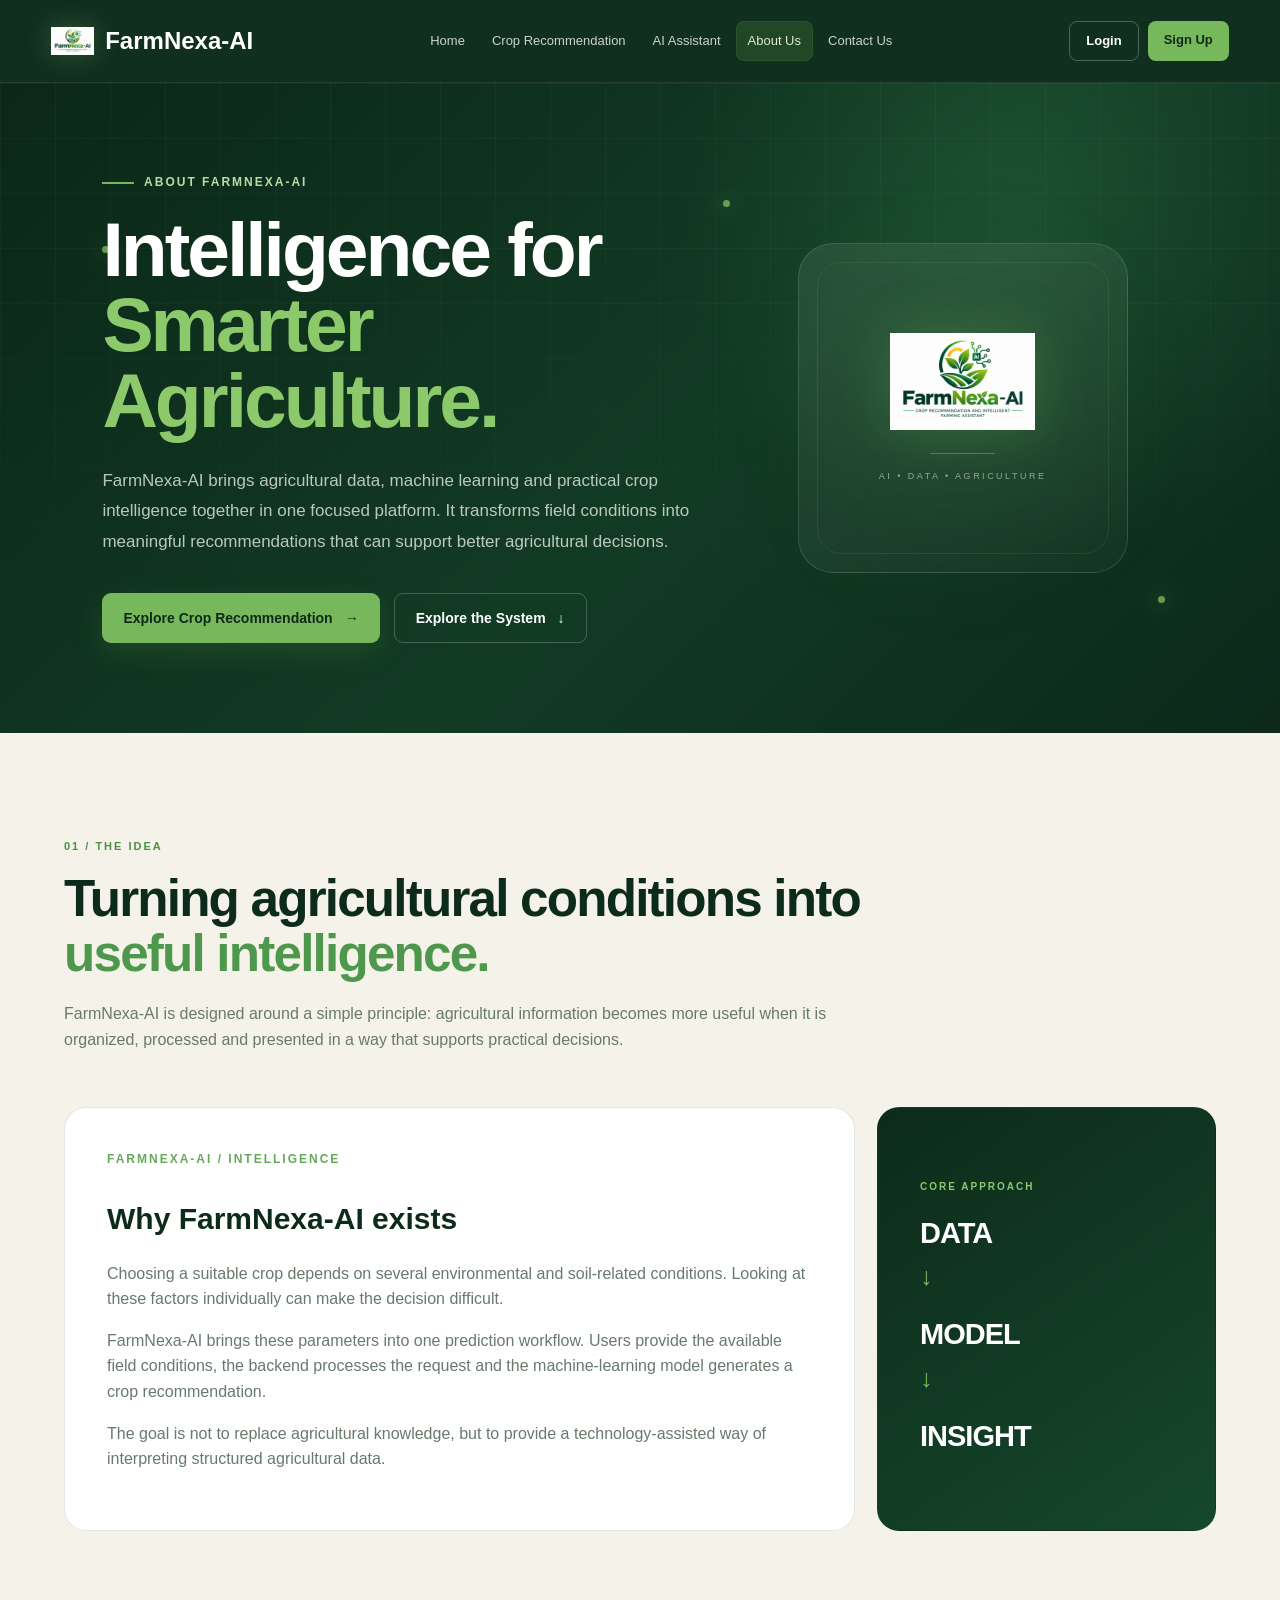
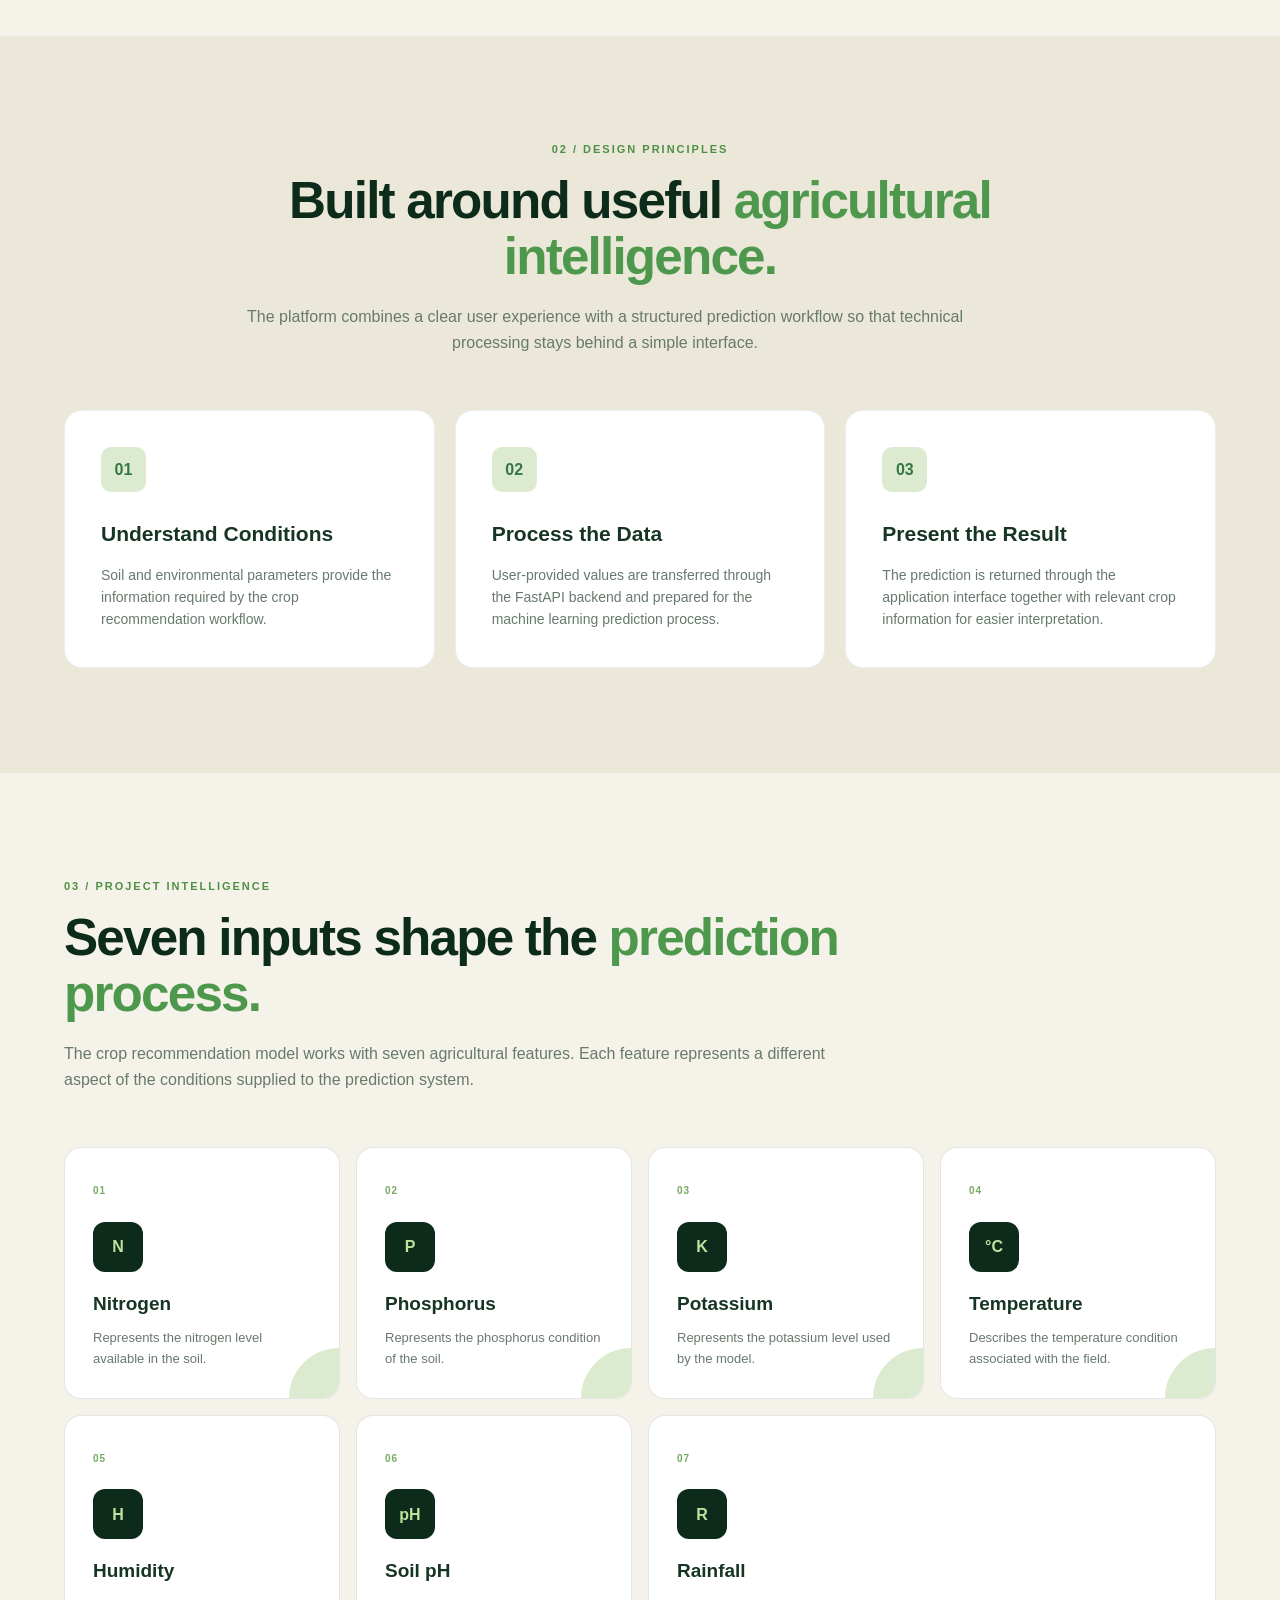
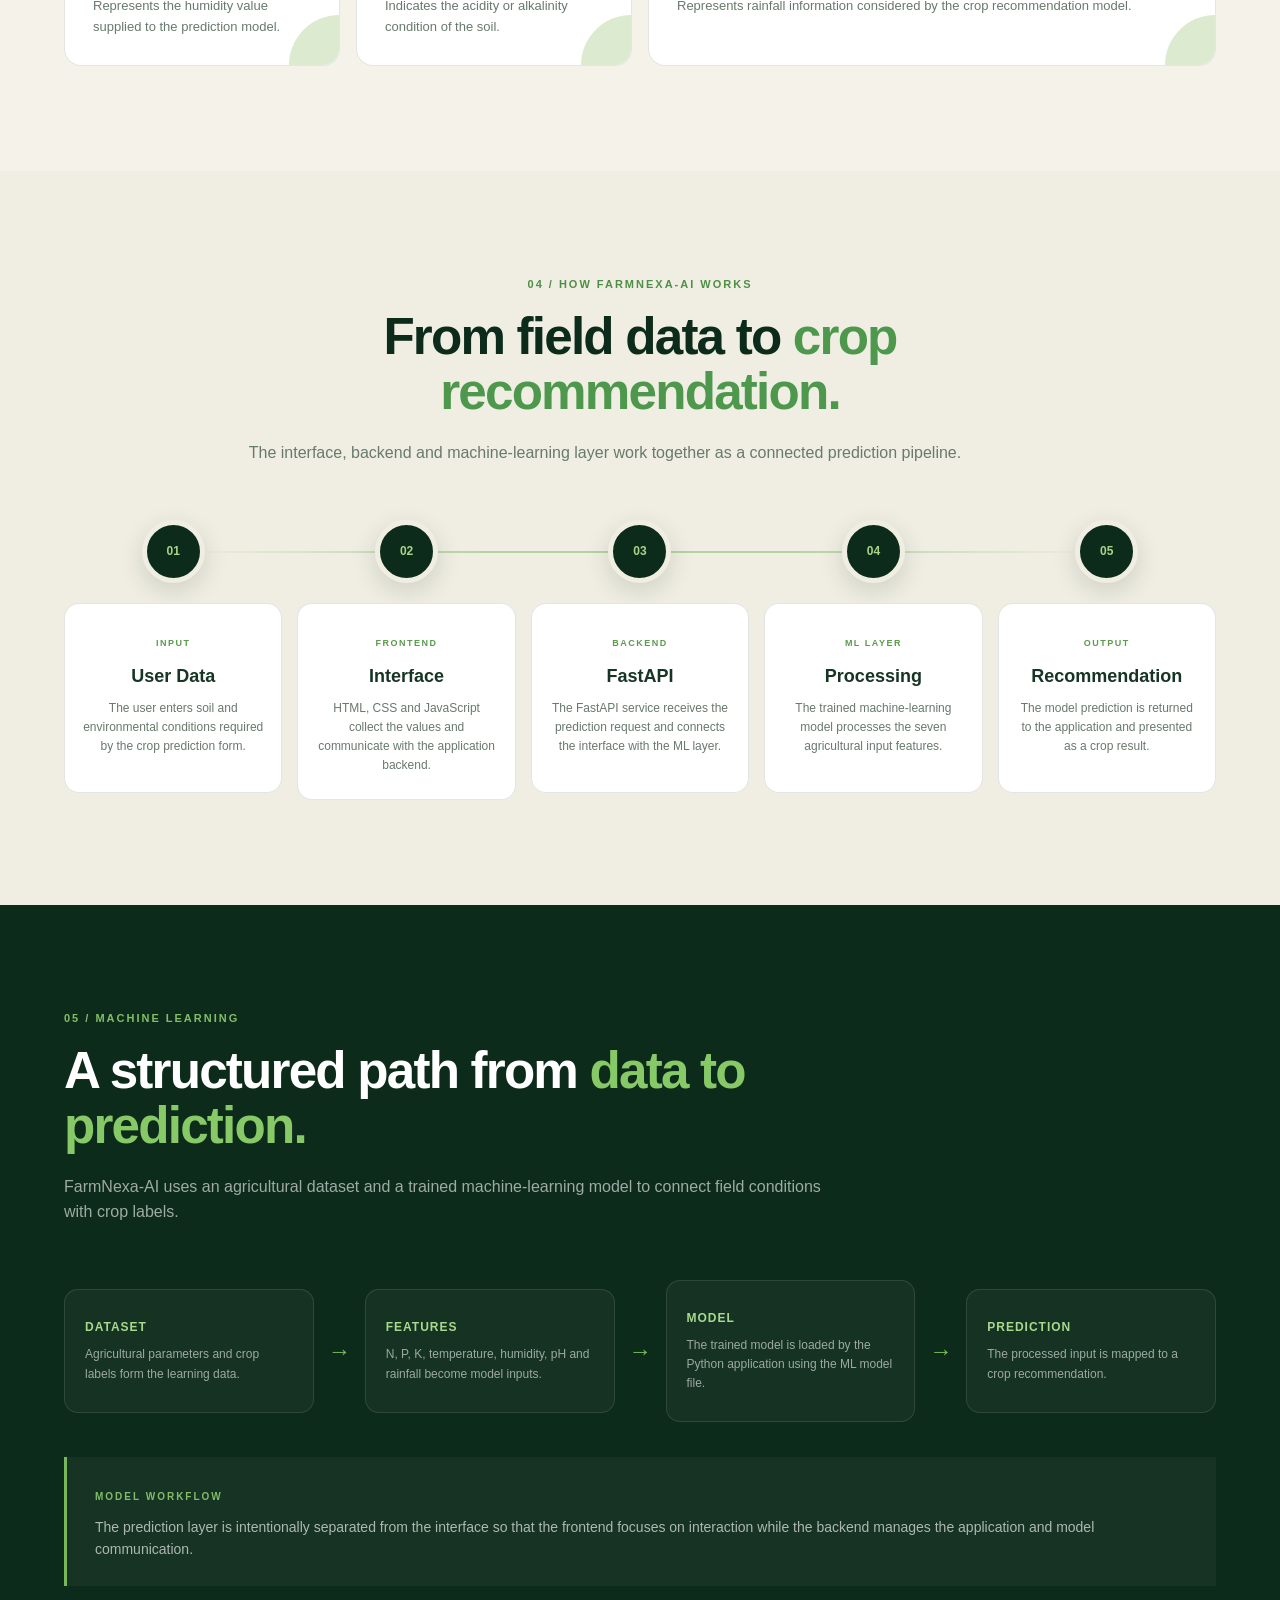
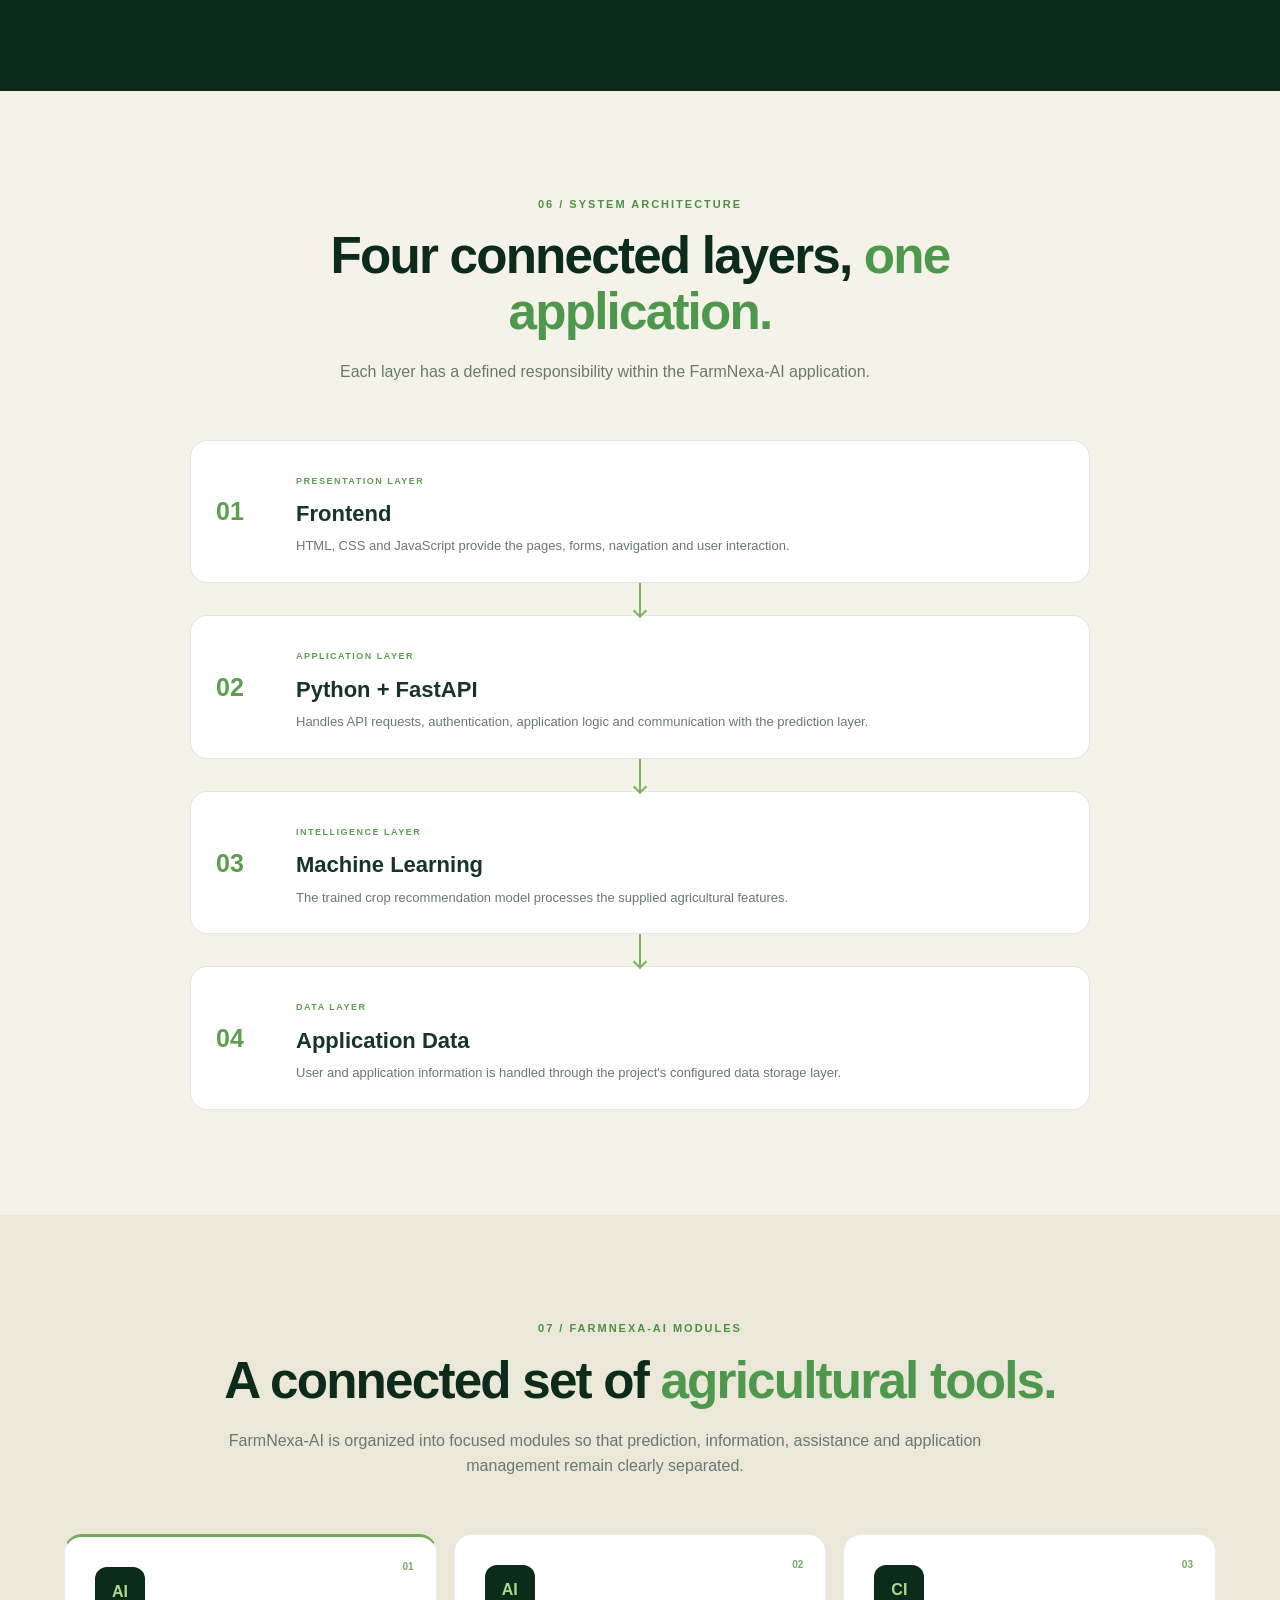
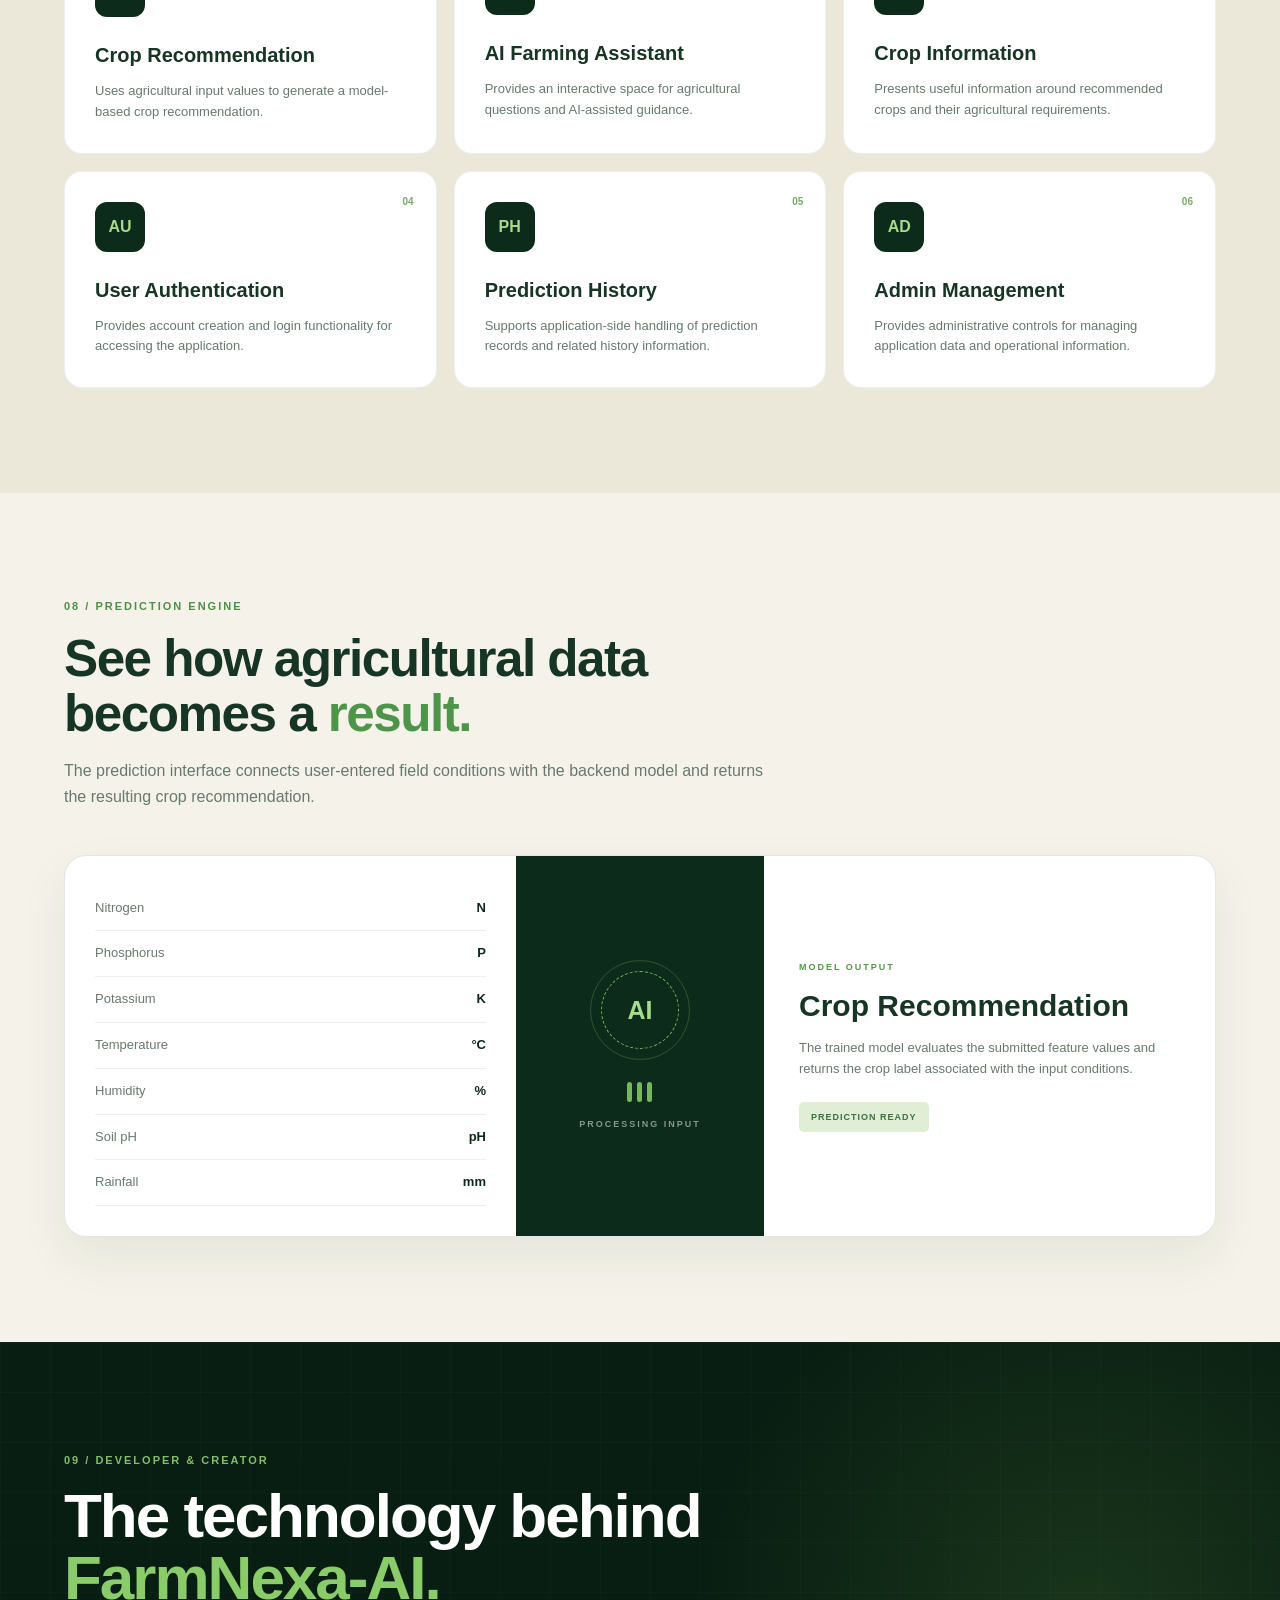
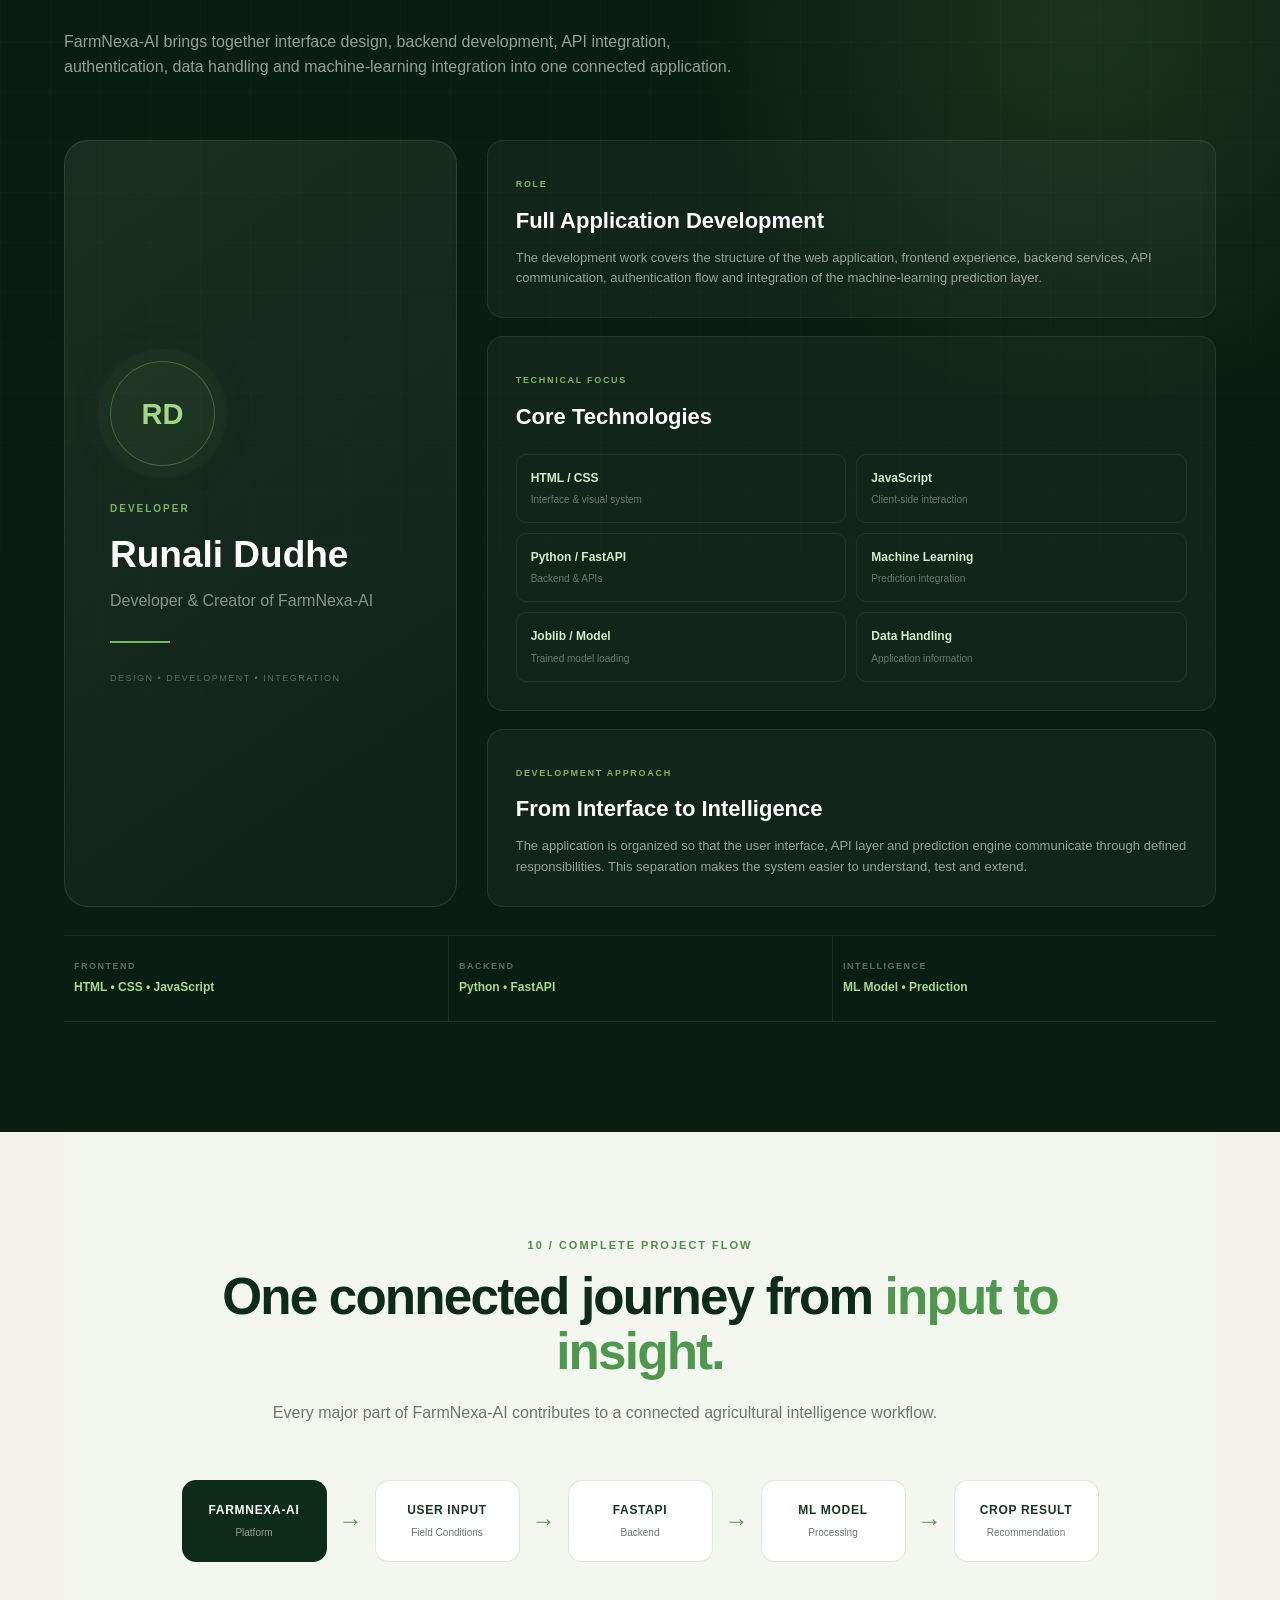
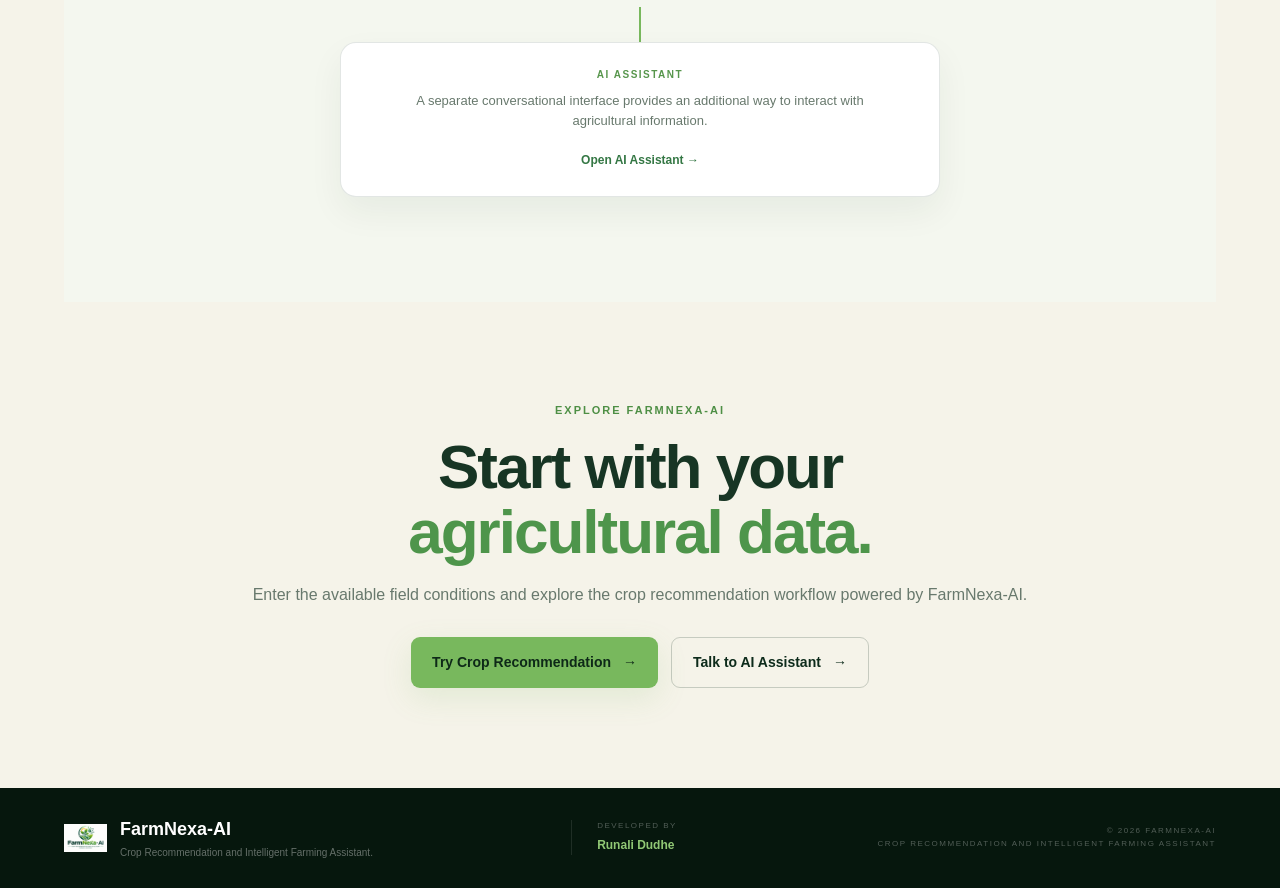
<file: frontend/about.html>
<!DOCTYPE html>
<html lang="en">
<head>
    <meta charset="UTF-8">
    <meta name="viewport" content="width=device-width, initial-scale=1.0">

    <title>About FarmNexa-AI | Crop Recommendation and Intelligent Farming Assistant</title>

    <link rel="stylesheet" href="about.css">
</head>

<body>

<!-- =========================================================
     NAVBAR
========================================================= -->

<header class="navbar">

    <div class="nav-container">

        <a href="index.html" class="brand">
            <img src="farmnexa-ai-logo.png" alt="FarmNexa-AI Logo">
            <span>FarmNexa-AI</span>
        </a>

        <nav class="nav-menu">

            <a href="index.html">Home</a>

            <a href="crop.html">
                Crop Recommendation
            </a>

            <a href="chatbot.html">
                AI Assistant
            </a>

            <a href="about.html" class="active">
                About Us
            </a>

            <a href="contact.html">
                Contact Us
            </a>

        </nav>


        <!-- AUTHENTICATION AREA -->

        <div class="auth-area" id="authArea">

            <!-- LOGGED OUT -->

            <div class="auth-logged-out" id="loggedOut">

                <a href="login.html" class="login-btn">
                    Login
                </a>

                <a href="signup.html" class="signup-btn">
                    Sign Up
                </a>

            </div>


            <!-- LOGGED IN -->

            <div class="auth-logged-in" id="loggedIn">

                <div class="user-welcome">

                    <span class="user-dot"></span>

                    <span id="welcomeText">
                        Welcome
                    </span>

                </div>

                <button
                    type="button"
                    id="logoutBtn"
                    class="logout-btn">
                    Logout
                </button>

            </div>

        </div>

    </div>

</header>


<!-- =========================================================
     HERO
========================================================= -->

<section class="about-hero">

    <div class="hero-grid"></div>

    <div class="floating-node node-one"></div>
    <div class="floating-node node-two"></div>
    <div class="floating-node node-three"></div>

    <div class="hero-content">

        <div class="hero-label">
            <span></span>
            ABOUT FARMNEXA-AI
        </div>

        <h1>
            Intelligence for
            <strong>Smarter Agriculture.</strong>
        </h1>

        <p>
            FarmNexa-AI brings agricultural data, machine learning and
            practical crop intelligence together in one focused
            platform. It transforms field conditions into meaningful
            recommendations that can support better agricultural
            decisions.
        </p>

        <div class="hero-buttons">

            <a href="crop.html" class="primary-btn">
                Explore Crop Recommendation
                <span>→</span>
            </a>

            <a href="#how-it-works" class="secondary-btn">
                Explore the System
                <span>↓</span>
            </a>

        </div>

    </div>


    <div class="hero-brand-card">

        <div class="logo-glow"></div>

        <img
            src="farmnexa-ai-logo.png"
            alt="FarmNexa-AI Logo">

        <div class="brand-card-line"></div>

        <p>
            AI • DATA • AGRICULTURE
        </p>

    </div>

</section>


<!-- =========================================================
     INTRO
========================================================= -->

<section class="section intro-section">

    <div class="section-heading">

        <span class="section-tag">
            01 / THE IDEA
        </span>

        <h2>
            Turning agricultural conditions into
            <span>useful intelligence.</span>
        </h2>

        <p>
            FarmNexa-AI is designed around a simple principle:
            agricultural information becomes more useful when it
            is organized, processed and presented in a way that
            supports practical decisions.
        </p>

    </div>


    <div class="intro-grid">

        <div class="intro-main-card">

            <div class="card-number">
                FARMNEXA-AI / INTELLIGENCE
            </div>

            <h3>
                Why FarmNexa-AI exists
            </h3>

            <p>
                Choosing a suitable crop depends on several
                environmental and soil-related conditions. Looking
                at these factors individually can make the decision
                difficult.
            </p>

            <p>
                FarmNexa-AI brings these parameters into one prediction
                workflow. Users provide the available field
                conditions, the backend processes the request and
                the machine-learning model generates a crop
                recommendation.
            </p>

            <p>
                The goal is not to replace agricultural knowledge,
                but to provide a technology-assisted way of
                interpreting structured agricultural data.
            </p>

        </div>


        <div class="intro-side-card">

            <span class="mini-label">
                CORE APPROACH
            </span>

            <div class="big-word">
                DATA
            </div>

            <div class="arrow-line">
                ↓
            </div>

            <div class="big-word">
                MODEL
            </div>

            <div class="arrow-line">
                ↓
            </div>

            <div class="big-word">
                INSIGHT
            </div>

        </div>

    </div>

</section>


<!-- =========================================================
     WHY FARMNEXA-AI
========================================================= -->

<section class="section why-section">

    <div class="section-heading centered">

        <span class="section-tag">
            02 / DESIGN PRINCIPLES
        </span>

        <h2>
            Built around useful
            <span>agricultural intelligence.</span>
        </h2>

        <p>
            The platform combines a clear user experience with
            a structured prediction workflow so that technical
            processing stays behind a simple interface.
        </p>

    </div>


    <div class="purpose-grid">

        <div class="purpose-card">

            <div class="purpose-icon">
                01
            </div>

            <h3>
                Understand Conditions
            </h3>

            <p>
                Soil and environmental parameters provide the
                information required by the crop recommendation
                workflow.
            </p>

        </div>


        <div class="purpose-card">

            <div class="purpose-icon">
                02
            </div>

            <h3>
                Process the Data
            </h3>

            <p>
                User-provided values are transferred through the
                FastAPI backend and prepared for the machine
                learning prediction process.
            </p>

        </div>


        <div class="purpose-card">

            <div class="purpose-icon">
                03
            </div>

            <h3>
                Present the Result
            </h3>

            <p>
                The prediction is returned through the application
                interface together with relevant crop information
                for easier interpretation.
            </p>

        </div>

    </div>

</section>


<!-- =========================================================
     PROJECT INTELLIGENCE
========================================================= -->

<section class="section intelligence-section">

    <div class="section-heading">

        <span class="section-tag">
            03 / PROJECT INTELLIGENCE
        </span>

        <h2>
            Seven inputs shape the
            <span>prediction process.</span>
        </h2>

        <p>
            The crop recommendation model works with seven
            agricultural features. Each feature represents a
            different aspect of the conditions supplied to the
            prediction system.
        </p>

    </div>


    <div class="parameter-grid">

        <div class="parameter-card">

            <span class="parameter-number">
                01
            </span>

            <div class="parameter-symbol">
                N
            </div>

            <h3>
                Nitrogen
            </h3>

            <p>
                Represents the nitrogen level available in the
                soil.
            </p>

        </div>


        <div class="parameter-card">

            <span class="parameter-number">
                02
            </span>

            <div class="parameter-symbol">
                P
            </div>

            <h3>
                Phosphorus
            </h3>

            <p>
                Represents the phosphorus condition of the soil.
            </p>

        </div>


        <div class="parameter-card">

            <span class="parameter-number">
                03
            </span>

            <div class="parameter-symbol">
                K
            </div>

            <h3>
                Potassium
            </h3>

            <p>
                Represents the potassium level used by the model.
            </p>

        </div>


        <div class="parameter-card">

            <span class="parameter-number">
                04
            </span>

            <div class="parameter-symbol">
                °C
            </div>

            <h3>
                Temperature
            </h3>

            <p>
                Describes the temperature condition associated
                with the field.
            </p>

        </div>


        <div class="parameter-card">

            <span class="parameter-number">
                05
            </span>

            <div class="parameter-symbol">
                H
            </div>

            <h3>
                Humidity
            </h3>

            <p>
                Represents the humidity value supplied to the
                prediction model.
            </p>

        </div>


        <div class="parameter-card">

            <span class="parameter-number">
                06
            </span>

            <div class="parameter-symbol">
                pH
            </div>

            <h3>
                Soil pH
            </h3>

            <p>
                Indicates the acidity or alkalinity condition
                of the soil.
            </p>

        </div>


        <div class="parameter-card wide-card">

            <span class="parameter-number">
                07
            </span>

            <div class="parameter-symbol">
                R
            </div>

            <h3>
                Rainfall
            </h3>

            <p>
                Represents rainfall information considered by
                the crop recommendation model.
            </p>

        </div>

    </div>

</section>


<!-- =========================================================
     HOW FARMNEXA-AI WORKS
========================================================= -->

<section
    class="section workflow-section"
    id="how-it-works">

    <div class="section-heading centered">

        <span class="section-tag">
            04 / HOW FARMNEXA-AI WORKS
        </span>

        <h2>
            From field data to
            <span>crop recommendation.</span>
        </h2>

        <p>
            The interface, backend and machine-learning layer work
            together as a connected prediction pipeline.
        </p>

    </div>


    <div class="workflow">

        <div class="workflow-line"></div>


        <div class="workflow-step">

            <div class="workflow-circle">
                01
            </div>

            <div class="workflow-box">

                <span>INPUT</span>

                <h3>
                    User Data
                </h3>

                <p>
                    The user enters soil and environmental
                    conditions required by the crop prediction
                    form.
                </p>

            </div>

        </div>


        <div class="workflow-step">

            <div class="workflow-circle">
                02
            </div>

            <div class="workflow-box">

                <span>FRONTEND</span>

                <h3>
                    Interface
                </h3>

                <p>
                    HTML, CSS and JavaScript collect the values
                    and communicate with the application backend.
                </p>

            </div>

        </div>


        <div class="workflow-step">

            <div class="workflow-circle">
                03
            </div>

            <div class="workflow-box">

                <span>BACKEND</span>

                <h3>
                    FastAPI
                </h3>

                <p>
                    The FastAPI service receives the prediction
                    request and connects the interface with the
                    ML layer.
                </p>

            </div>

        </div>


        <div class="workflow-step">

            <div class="workflow-circle">
                04
            </div>

            <div class="workflow-box">

                <span>ML LAYER</span>

                <h3>
                    Processing
                </h3>

                <p>
                    The trained machine-learning model processes
                    the seven agricultural input features.
                </p>

            </div>

        </div>


        <div class="workflow-step">

            <div class="workflow-circle">
                05
            </div>

            <div class="workflow-box">

                <span>OUTPUT</span>

                <h3>
                    Recommendation
                </h3>

                <p>
                    The model prediction is returned to the
                    application and presented as a crop result.
                </p>

            </div>

        </div>

    </div>

</section>


<!-- =========================================================
     MACHINE LEARNING
========================================================= -->

<section class="section ml-section">

    <div class="ml-content">

        <div class="section-heading">

            <span class="section-tag">
                05 / MACHINE LEARNING
            </span>

            <h2>
                A structured path from
                <span>data to prediction.</span>
            </h2>

            <p>
                FarmNexa-AI uses an agricultural dataset and a trained
                machine-learning model to connect field conditions
                with crop labels.
            </p>

        </div>


        <div class="ml-flow">

            <div class="ml-item">

                <strong>
                    DATASET
                </strong>

                <span>
                    Agricultural parameters and crop labels form
                    the learning data.
                </span>

            </div>


            <div class="ml-arrow">
                →
            </div>


            <div class="ml-item">

                <strong>
                    FEATURES
                </strong>

                <span>
                    N, P, K, temperature, humidity, pH and
                    rainfall become model inputs.
                </span>

            </div>


            <div class="ml-arrow">
                →
            </div>


            <div class="ml-item">

                <strong>
                    MODEL
                </strong>

                <span>
                    The trained model is loaded by the Python
                    application using the ML model file.
                </span>

            </div>


            <div class="ml-arrow">
                →
            </div>


            <div class="ml-item">

                <strong>
                    PREDICTION
                </strong>

                <span>
                    The processed input is mapped to a crop
                    recommendation.
                </span>

            </div>

        </div>


        <div class="ml-note">

            <span>
                MODEL WORKFLOW
            </span>

            <p>
                The prediction layer is intentionally separated
                from the interface so that the frontend focuses
                on interaction while the backend manages the
                application and model communication.
            </p>

        </div>

    </div>

</section>


<!-- =========================================================
     SYSTEM ARCHITECTURE
========================================================= -->

<section class="section architecture-section">

    <div class="section-heading centered">

        <span class="section-tag">
            06 / SYSTEM ARCHITECTURE
        </span>

        <h2>
            Four connected layers,
            <span>one application.</span>
        </h2>

        <p>
            Each layer has a defined responsibility within the
            FarmNexa-AI application.
        </p>

    </div>


    <div class="architecture">

        <div class="architecture-layer">

            <div class="layer-number">
                01
            </div>

            <div class="layer-content">

                <span>PRESENTATION LAYER</span>

                <h3>
                    Frontend
                </h3>

                <p>
                    HTML, CSS and JavaScript provide the pages,
                    forms, navigation and user interaction.
                </p>

            </div>

        </div>


        <div class="architecture-connector"></div>


        <div class="architecture-layer">

            <div class="layer-number">
                02
            </div>

            <div class="layer-content">

                <span>APPLICATION LAYER</span>

                <h3>
                    Python + FastAPI
                </h3>

                <p>
                    Handles API requests, authentication,
                    application logic and communication with
                    the prediction layer.
                </p>

            </div>

        </div>


        <div class="architecture-connector"></div>


        <div class="architecture-layer">

            <div class="layer-number">
                03
            </div>

            <div class="layer-content">

                <span>INTELLIGENCE LAYER</span>

                <h3>
                    Machine Learning
                </h3>

                <p>
                    The trained crop recommendation model
                    processes the supplied agricultural features.
                </p>

            </div>

        </div>


        <div class="architecture-connector"></div>


        <div class="architecture-layer">

            <div class="layer-number">
                04
            </div>

            <div class="layer-content">

                <span>DATA LAYER</span>

                <h3>
                    Application Data
                </h3>

                <p>
                    User and application information is handled
                    through the project's configured data storage
                    layer.
                </p>

            </div>

        </div>

    </div>

</section>


<!-- =========================================================
     MODULES
========================================================= -->

<section class="section modules-section">

    <div class="section-heading centered">

        <span class="section-tag">
            07 / FARMNEXA-AI MODULES
        </span>

        <h2>
            A connected set of
            <span>agricultural tools.</span>
        </h2>

        <p>
            FarmNexa-AI is organized into focused modules so that
            prediction, information, assistance and application
            management remain clearly separated.
        </p>

    </div>


    <div class="modules-grid">

        <div class="module-card featured-module">

            <span class="module-index">
                01
            </span>

            <div class="module-icon">
                AI
            </div>

            <h3>
                Crop Recommendation
            </h3>

            <p>
                Uses agricultural input values to generate a
                model-based crop recommendation.
            </p>

        </div>


        <div class="module-card">

            <span class="module-index">
                02
            </span>

            <div class="module-icon">
                AI
            </div>

            <h3>
                AI Farming Assistant
            </h3>

            <p>
                Provides an interactive space for agricultural
                questions and AI-assisted guidance.
            </p>

        </div>


        <div class="module-card">

            <span class="module-index">
                03
            </span>

            <div class="module-icon">
                CI
            </div>

            <h3>
                Crop Information
            </h3>

            <p>
                Presents useful information around recommended
                crops and their agricultural requirements.
            </p>

        </div>


        <div class="module-card">

            <span class="module-index">
                04
            </span>

            <div class="module-icon">
                AU
            </div>

            <h3>
                User Authentication
            </h3>

            <p>
                Provides account creation and login functionality
                for accessing the application.
            </p>

        </div>


        <div class="module-card">

            <span class="module-index">
                05
            </span>

            <div class="module-icon">
                PH
            </div>

            <h3>
                Prediction History
            </h3>

            <p>
                Supports application-side handling of prediction
                records and related history information.
            </p>

        </div>


        <div class="module-card">

            <span class="module-index">
                06
            </span>

            <div class="module-icon">
                AD
            </div>

            <h3>
                Admin Management
            </h3>

            <p>
                Provides administrative controls for managing
                application data and operational information.
            </p>

        </div>

    </div>

</section>


<!-- =========================================================
     PREDICTION VISUAL
========================================================= -->

<section class="section prediction-section">

    <div class="prediction-wrapper">

        <div class="prediction-intro">

            <span class="section-tag">
                08 / PREDICTION ENGINE
            </span>

            <h2>
                See how agricultural data
                becomes a <span>result.</span>
            </h2>

            <p>
                The prediction interface connects user-entered
                field conditions with the backend model and
                returns the resulting crop recommendation.
            </p>

        </div>


        <div class="prediction-panel">

            <div class="input-column">

                <div class="data-row">
                    <span>Nitrogen</span>
                    <strong>N</strong>
                </div>

                <div class="data-row">
                    <span>Phosphorus</span>
                    <strong>P</strong>
                </div>

                <div class="data-row">
                    <span>Potassium</span>
                    <strong>K</strong>
                </div>

                <div class="data-row">
                    <span>Temperature</span>
                    <strong>°C</strong>
                </div>

                <div class="data-row">
                    <span>Humidity</span>
                    <strong>%</strong>
                </div>

                <div class="data-row">
                    <span>Soil pH</span>
                    <strong>pH</strong>
                </div>

                <div class="data-row">
                    <span>Rainfall</span>
                    <strong>mm</strong>
                </div>

            </div>


            <div class="processing-column">

                <div class="processing-ring">
                    <span>AI</span>
                </div>

                <div class="processing-lines">
                    <span></span>
                    <span></span>
                    <span></span>
                </div>

                <p>
                    PROCESSING INPUT
                </p>

            </div>


            <div class="result-column">

                <span>
                    MODEL OUTPUT
                </span>

                <h3>
                    Crop Recommendation
                </h3>

                <p>
                    The trained model evaluates the submitted
                    feature values and returns the crop label
                    associated with the input conditions.
                </p>

                <div class="result-status">
                    PREDICTION READY
                </div>

            </div>

        </div>

    </div>

</section>


<!-- =========================================================
     DEVELOPER
========================================================= -->

<section class="developer-section">

    <div class="developer-bg-grid"></div>

    <div class="developer-container">

        <div class="developer-heading">

            <span class="section-tag light-tag">
                09 / DEVELOPER & CREATOR
            </span>

            <h2>
                The technology behind
                <span>FarmNexa-AI.</span>
            </h2>

            <p>
                FarmNexa-AI brings together interface design, backend
                development, API integration, authentication,
                data handling and machine-learning integration
                into one connected application.
            </p>

        </div>


        <div class="developer-grid">

            <div class="developer-identity">

                <div class="developer-mark">
                    RD
                </div>

                <span class="developer-label">
                    DEVELOPER
                </span>

                <h3>
                    Runali Dudhe
                </h3>

                <p>
                    Developer & Creator of FarmNexa-AI
                </p>

                <div class="identity-line"></div>

                <span class="identity-caption">
                    DESIGN • DEVELOPMENT • INTEGRATION
                </span>

            </div>


            <div class="developer-information">

                <div class="developer-block">

                    <span>
                        ROLE
                    </span>

                    <h3>
                        Full Application Development
                    </h3>

                    <p>
                        The development work covers the structure
                        of the web application, frontend experience,
                        backend services, API communication,
                        authentication flow and integration of
                        the machine-learning prediction layer.
                    </p>

                </div>


                <div class="developer-block">

                    <span>
                        TECHNICAL FOCUS
                    </span>

                    <h3>
                        Core Technologies
                    </h3>

                    <div class="developer-skills">

                        <div class="skill-item">
                            <strong>
                                HTML / CSS
                            </strong>
                            <small>
                                Interface & visual system
                            </small>
                        </div>

                        <div class="skill-item">
                            <strong>
                                JavaScript
                            </strong>
                            <small>
                                Client-side interaction
                            </small>
                        </div>

                        <div class="skill-item">
                            <strong>
                                Python / FastAPI
                            </strong>
                            <small>
                                Backend & APIs
                            </small>
                        </div>

                        <div class="skill-item">
                            <strong>
                                Machine Learning
                            </strong>
                            <small>
                                Prediction integration
                            </small>
                        </div>

                        <div class="skill-item">
                            <strong>
                                Joblib / Model
                            </strong>
                            <small>
                                Trained model loading
                            </small>
                        </div>

                        <div class="skill-item">
                            <strong>
                                Data Handling
                            </strong>
                            <small>
                                Application information
                            </small>
                        </div>

                    </div>

                </div>


                <div class="developer-block">

                    <span>
                        DEVELOPMENT APPROACH
                    </span>

                    <h3>
                        From Interface to Intelligence
                    </h3>

                    <p>
                        The application is organized so that the
                        user interface, API layer and prediction
                        engine communicate through defined
                        responsibilities. This separation makes
                        the system easier to understand, test and
                        extend.
                    </p>

                </div>

            </div>

        </div>


        <div class="developer-bottom">

            <div>
                <span>
                    FRONTEND
                </span>

                <strong>
                    HTML • CSS • JavaScript
                </strong>
            </div>

            <div>
                <span>
                    BACKEND
                </span>

                <strong>
                    Python • FastAPI
                </strong>
            </div>

            <div>
                <span>
                    INTELLIGENCE
                </span>

                <strong>
                    ML Model • Prediction
                </strong>
            </div>

        </div>

    </div>

</section>


<!-- =========================================================
     FINAL PROJECT FLOW
========================================================= -->

<section class="section final-flow-section">

    <div class="section-heading centered">

        <span class="section-tag">
            10 / COMPLETE PROJECT FLOW
        </span>

        <h2>
            One connected journey from
            <span>input to insight.</span>
        </h2>

        <p>
            Every major part of FarmNexa-AI contributes to a connected
            agricultural intelligence workflow.
        </p>

    </div>


    <div class="final-flow">

        <div class="final-flow-item main-flow-item">
            <strong>FARMNEXA-AI</strong>
            <span>Platform</span>
        </div>

        <div class="final-flow-arrow">→</div>

        <div class="final-flow-item">
            <strong>USER INPUT</strong>
            <span>Field Conditions</span>
        </div>

        <div class="final-flow-arrow">→</div>

        <div class="final-flow-item">
            <strong>FASTAPI</strong>
            <span>Backend</span>
        </div>

        <div class="final-flow-arrow">→</div>

        <div class="final-flow-item">
            <strong>ML MODEL</strong>
            <span>Processing</span>
        </div>

        <div class="final-flow-arrow">→</div>

        <div class="final-flow-item">
            <strong>CROP RESULT</strong>
            <span>Recommendation</span>
        </div>

    </div>


    <div class="assistant-branch">

        <div class="branch-line"></div>

        <div class="branch-box">

            <span>AI ASSISTANT</span>

            <p>
                A separate conversational interface provides an
                additional way to interact with agricultural
                information.
            </p>

            <a href="chatbot.html">
                Open AI Assistant →
            </a>

        </div>

    </div>

</section>


<!-- =========================================================
     FINAL CTA
========================================================= -->

<section class="final-cta">

    <div class="cta-content">

        <span class="section-tag">
            EXPLORE FARMNEXA-AI
        </span>

        <h2>
            Start with your
            <span>agricultural data.</span>
        </h2>

        <p>
            Enter the available field conditions and explore the
            crop recommendation workflow powered by FarmNexa-AI.
        </p>

        <div class="cta-buttons">

            <a href="crop.html" class="primary-btn">
                Try Crop Recommendation
                <span>→</span>
            </a>

            <a href="chatbot.html"
               class="secondary-btn dark-secondary">
                Talk to AI Assistant
                <span>→</span>
            </a>

        </div>

    </div>

</section>


<!-- =========================================================
     FOOTER
========================================================= -->

<footer class="footer">

    <div class="footer-container">

        <div class="footer-brand">

            <img
                src="farmnexa-ai-logo.png"
                alt="FarmNexa-AI Logo">

            <div>

                <h3>
                    FarmNexa-AI
                </h3>

                <p>
                    Crop Recommendation and Intelligent
                    Farming Assistant.
                </p>

            </div>

        </div>


        <div class="footer-developer">

            <span>
                DEVELOPED BY
            </span>

            <strong>
                Runali Dudhe
            </strong>

        </div>


        <div class="footer-copy">

            <span>
                © 2026 FARMNEXA-AI
            </span>

            <span>
                CROP RECOMMENDATION AND INTELLIGENT FARMING ASSISTANT
            </span>

        </div>

    </div>

</footer>


<!-- =========================================================
     AUTHENTICATION
========================================================= -->

<script>

document.addEventListener("DOMContentLoaded", function () {

    const authArea = document.getElementById("authArea");
    const loggedOut = document.getElementById("loggedOut");
    const loggedIn = document.getElementById("loggedIn");
    const welcomeText = document.getElementById("welcomeText");
    const logoutBtn = document.getElementById("logoutBtn");


    const isLoggedIn =
        localStorage.getItem("agroai_logged_in") === "true";

    const role =
        localStorage.getItem("agroai_role");

    const userName =
        localStorage.getItem("agroai_user_name");


    if (isLoggedIn) {

        if (loggedOut) {
            loggedOut.style.display = "none";
        }

        if (loggedIn) {
            loggedIn.style.display = "flex";
        }


        if (welcomeText) {

            if (role === "admin") {

                welcomeText.textContent =
                    "Welcome, Admin";

            } else {

                welcomeText.textContent =
                    "Welcome, " + (userName || "User");

            }

        }

    } else {

        if (loggedOut) {
            loggedOut.style.display = "flex";
        }

        if (loggedIn) {
            loggedIn.style.display = "none";
        }

    }


    if (authArea) {
        authArea.classList.add("auth-ready");
    }


    if (logoutBtn) {

        logoutBtn.addEventListener("click", function () {

            localStorage.removeItem("agroai_logged_in");
            localStorage.removeItem("agroai_role");
            localStorage.removeItem("agroai_user_name");
            localStorage.removeItem("agroai_user_email");

            window.location.href = "index.html";

        });

    }

});

</script>


</body>
</html>
</file>
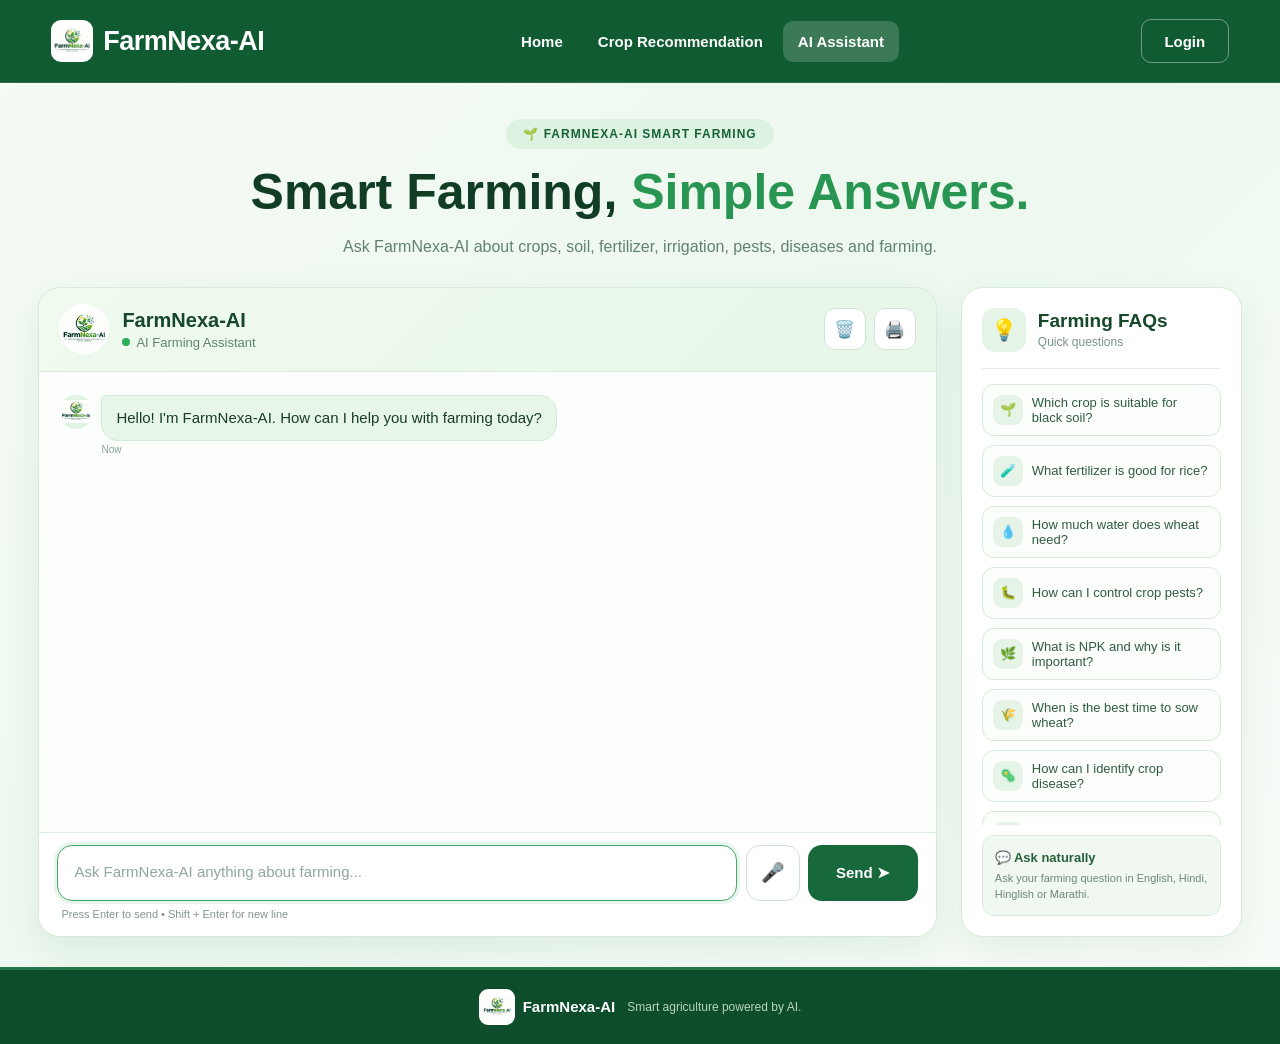
<file: frontend/chatbot.html>
<!DOCTYPE html>
<html lang="en">
<head>
    <meta charset="UTF-8">
    <meta name="viewport" content="width=device-width, initial-scale=1.0">

    <title>FarmNexa-AI - AI Farming Assistant</title>

    <link rel="stylesheet" href="chatbot.css">
</head>

<body>

<!-- =====================================================
     NAVBAR
===================================================== -->

<nav class="navbar">

    <div class="nav-container">

        <a href="index.html" class="brand">

            <span class="brand-icon">
                <img
                    src="farmnexa-ai-logo.png"
                    alt="FarmNexa-AI Logo"
                >
            </span>

            <span class="brand-text">
                FarmNexa-AI
            </span>

        </a>


        <div class="nav-links">

            <a href="index.html">
                Home
            </a>

            <a href="crop.html">
                Crop Recommendation
            </a>

            <a href="chatbot.html" class="active">
                AI Assistant
            </a>

        </div>


        <div class="nav-auth">

            <a
                href="login.html"
                id="loginNav"
                class="login-nav-btn"
            >
                Login
            </a>

            <button
                type="button"
                id="logoutNav"
                class="logout-nav-btn hidden"
            >
                Logout
            </button>

        </div>

    </div>

</nav>


<!-- =====================================================
     MAIN
===================================================== -->

<main class="page">


    <!-- PAGE HEADING -->

    <section class="page-heading">

        <div class="heading-content">

            <div class="heading-badge">
                🌱 FARMNEXA-AI SMART FARMING
            </div>

            <h1>
                Smart Farming,
                <span>Simple Answers.</span>
            </h1>

            <p>
                Ask FarmNexa-AI about crops, soil, fertilizer,
                irrigation, pests, diseases and farming.
            </p>

        </div>

    </section>


    <!-- =================================================
         CHAT + FAQ
    ================================================= -->

    <section class="chat-layout">


        <!-- =================================================
             CHAT CARD
        ================================================= -->

        <div class="chat-card">


            <!-- CHAT HEADER -->

            <div class="chat-header">

                <div class="chat-header-left">

                    <div class="bot-avatar">
                        <img
                            src="farmnexa-ai-logo.png"
                            alt="FarmNexa-AI"
                        >
                    </div>

                    <div class="bot-title">

                        <h2>
                            FarmNexa-AI
                        </h2>

                        <p>
                            <span class="online-dot"></span>
                            AI Farming Assistant
                        </p>

                    </div>

                </div>


                <div class="chat-header-actions">

                    <button
                        type="button"
                        id="clearChatButton"
                        class="header-action"
                        title="Clear Chat"
                    >
                        🗑️
                    </button>

                    <button
                        type="button"
                        id="screenshotChatButton"
                        class="header-action"
                        title="Print Chat"
                    >
                        🖨️
                    </button>

                </div>

            </div>


            <!-- =================================================
                 CHAT MESSAGES
            ================================================= -->

            <div
                id="chatMessages"
                class="chat-messages"
            >

                <!-- INITIAL AI MESSAGE -->

                <div class="message-row bot-row">

                    <div class="small-avatar">

                        <img
                            src="farmnexa-ai-logo.png"
                            alt="FarmNexa-AI"
                        >

                    </div>


                    <div class="message-content">

                        <div class="message-bubble">

                            <div class="message-text">
                                Hello! I'm FarmNexa-AI. How can I help you with farming today?
                            </div>

                        </div>

                        <div class="message-time">
                            Now
                        </div>

                    </div>

                </div>

            </div>


            <!-- TYPING -->

            <div
                id="typingIndicator"
                class="typing-indicator hidden"
            >

                <div class="small-avatar">

                    <img
                        src="farmnexa-ai-logo.png"
                        alt="FarmNexa-AI"
                    >

                </div>

                <div class="typing-bubble">

                    <span></span>
                    <span></span>
                    <span></span>

                </div>

            </div>


            <!-- =================================================
                 INPUT
            ================================================= -->

            <div class="chat-input-area">

                <form
                    id="chatForm"
                    class="chat-form"
                >

                    <textarea
                        id="chatInput"
                        class="chat-input"
                        placeholder="Ask FarmNexa-AI anything about farming..."
                        rows="1"
                        autocomplete="off"
                    ></textarea>


                    <div class="input-actions">

                        <button
                            type="button"
                            id="micButton"
                            class="input-button mic-button"
                            title="Voice Input"
                        >
                            🎤
                        </button>


                        <button
                            type="submit"
                            id="sendButton"
                            class="send-button"
                        >
                            Send ➤
                        </button>

                    </div>

                </form>


                <div class="input-hint">
                    Press Enter to send • Shift + Enter for new line
                </div>

            </div>

        </div>


        <!-- =================================================
             FAQ
        ================================================= -->

        <aside class="faq-card">

            <div class="faq-header">

                <div class="faq-icon">
                    💡
                </div>

                <div>

                    <h2>
                        Farming FAQs
                    </h2>

                    <p>
                        Quick questions
                    </p>

                </div>

            </div>


            <div class="faq-list">


                <button
                    type="button"
                    class="faq-question"
                    data-question="Which crop is suitable for black soil?"
                >

                    <span>🌱</span>

                    <span>
                        Which crop is suitable for black soil?
                    </span>

                </button>


                <button
                    type="button"
                    class="faq-question"
                    data-question="What fertilizer is good for rice?"
                >

                    <span>🧪</span>

                    <span>
                        What fertilizer is good for rice?
                    </span>

                </button>


                <button
                    type="button"
                    class="faq-question"
                    data-question="How much water does wheat need?"
                >

                    <span>💧</span>

                    <span>
                        How much water does wheat need?
                    </span>

                </button>


                <button
                    type="button"
                    class="faq-question"
                    data-question="How can I control crop pests?"
                >

                    <span>🐛</span>

                    <span>
                        How can I control crop pests?
                    </span>

                </button>


                <button
                    type="button"
                    class="faq-question"
                    data-question="What is NPK and why is it important?"
                >

                    <span>🌿</span>

                    <span>
                        What is NPK and why is it important?
                    </span>

                </button>


                <button
                    type="button"
                    class="faq-question"
                    data-question="When is the best time to sow wheat?"
                >

                    <span>🌾</span>

                    <span>
                        When is the best time to sow wheat?
                    </span>

                </button>


                <button
                    type="button"
                    class="faq-question"
                    data-question="How can I identify crop disease?"
                >

                    <span>🦠</span>

                    <span>
                        How can I identify crop disease?
                    </span>

                </button>


                <button
                    type="button"
                    class="faq-question"
                    data-question="Which crop is suitable for my soil?"
                >

                    <span>🌱</span>

                    <span>
                        Which crop is suitable for my soil?
                    </span>

                </button>


            </div>


            <div class="faq-note">

                <strong>
                    💬 Ask naturally
                </strong>

                <p>
                    Ask your farming question in English,
                    Hindi, Hinglish or Marathi.
                </p>

            </div>

        </aside>

    </section>

</main>


<!-- =====================================================
     FOOTER
===================================================== -->

<footer class="footer">

    <div class="footer-content">

        <div class="footer-brand">

            <img
                src="farmnexa-ai-logo.png"
                alt="FarmNexa-AI Logo"
            >

            <span>
                FarmNexa-AI
            </span>

        </div>

        <div class="footer-text">
            Smart agriculture powered by AI.
        </div>

    </div>

</footer>


<script src="chatbot.js"></script>

</body>
</html>
</file>
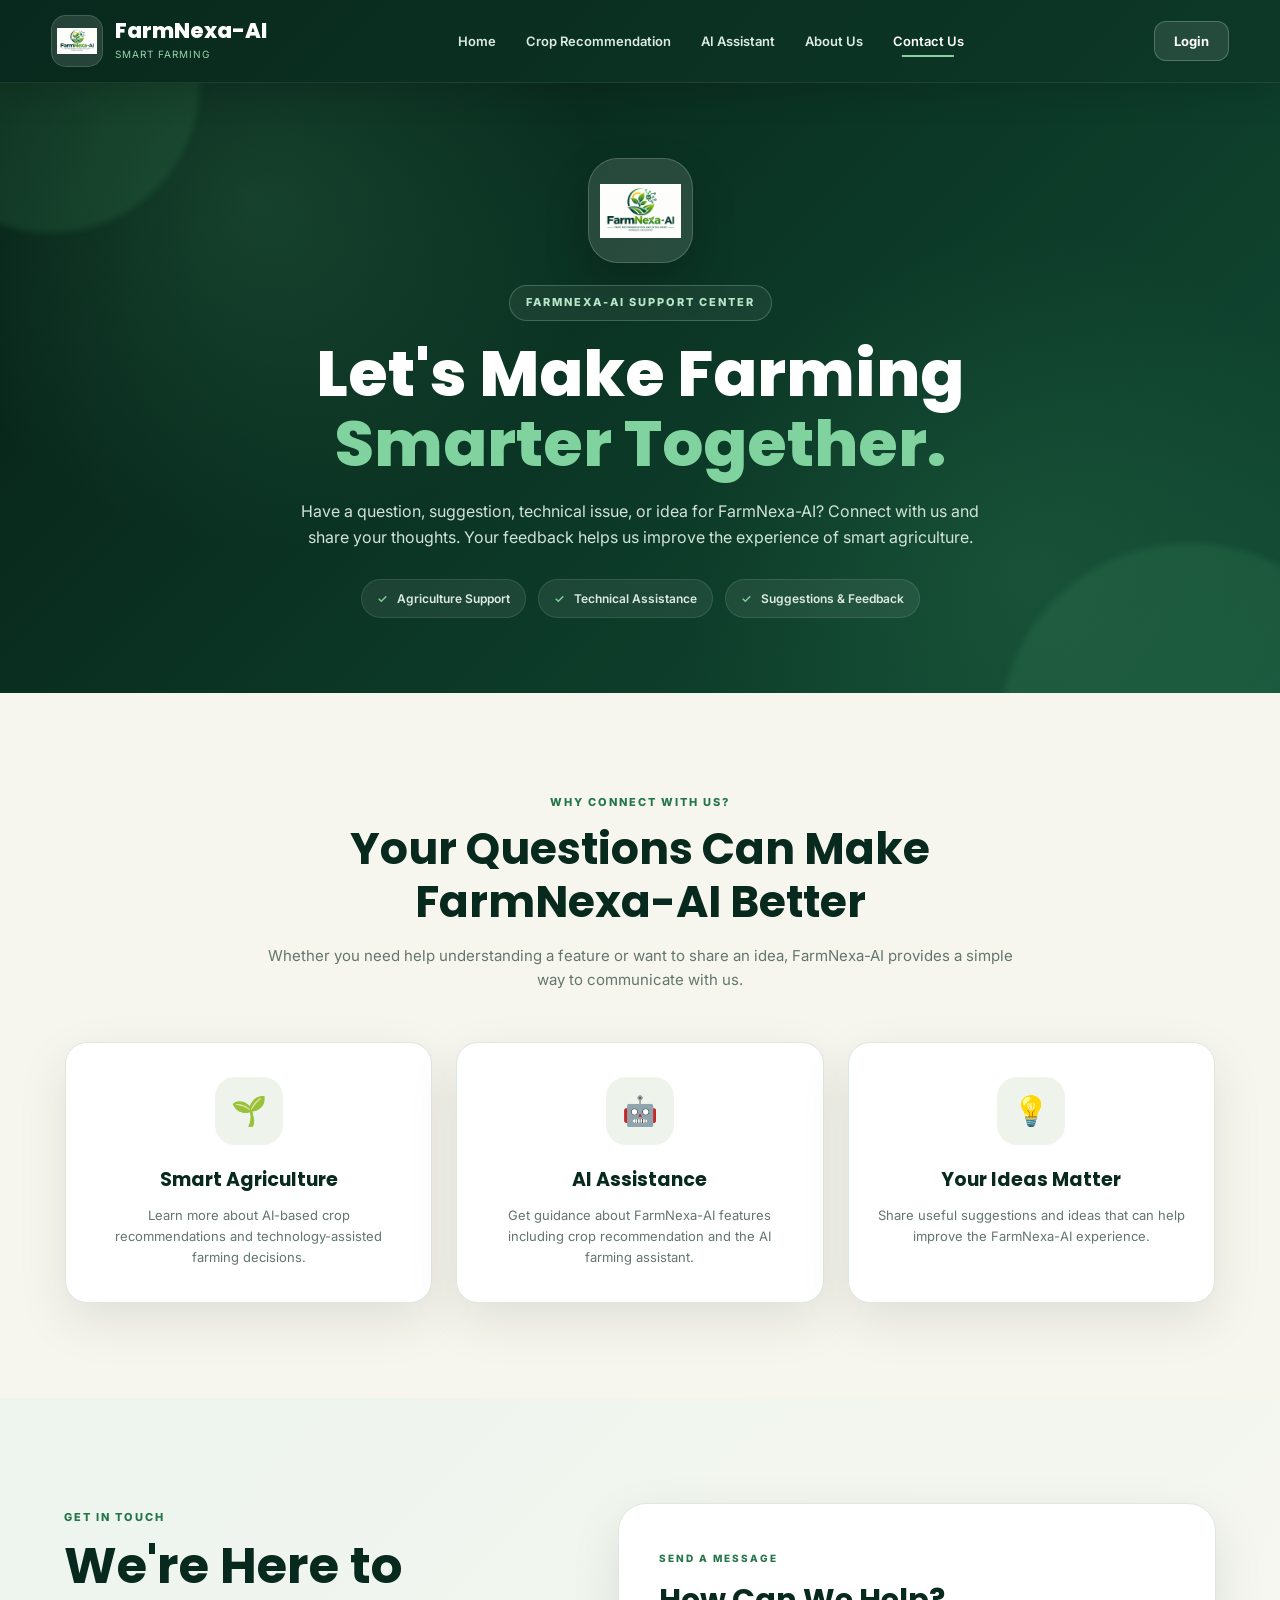
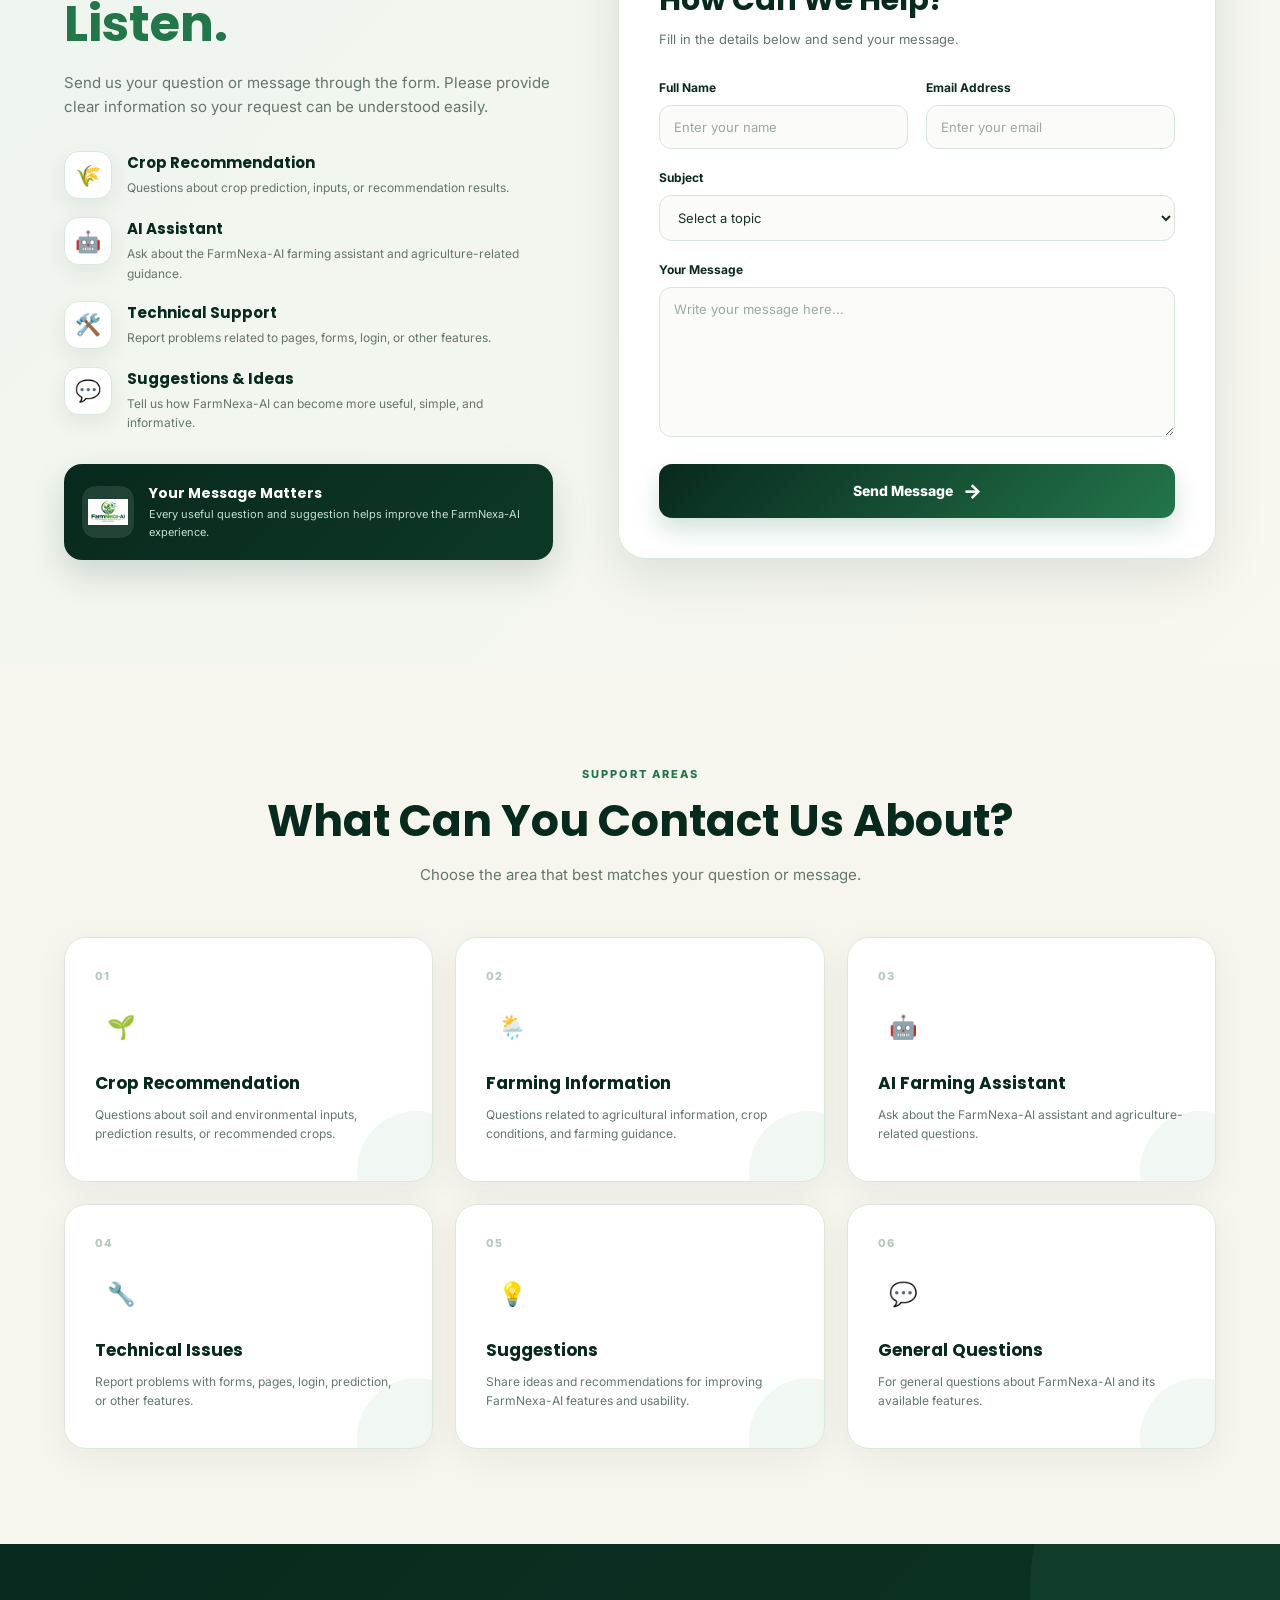
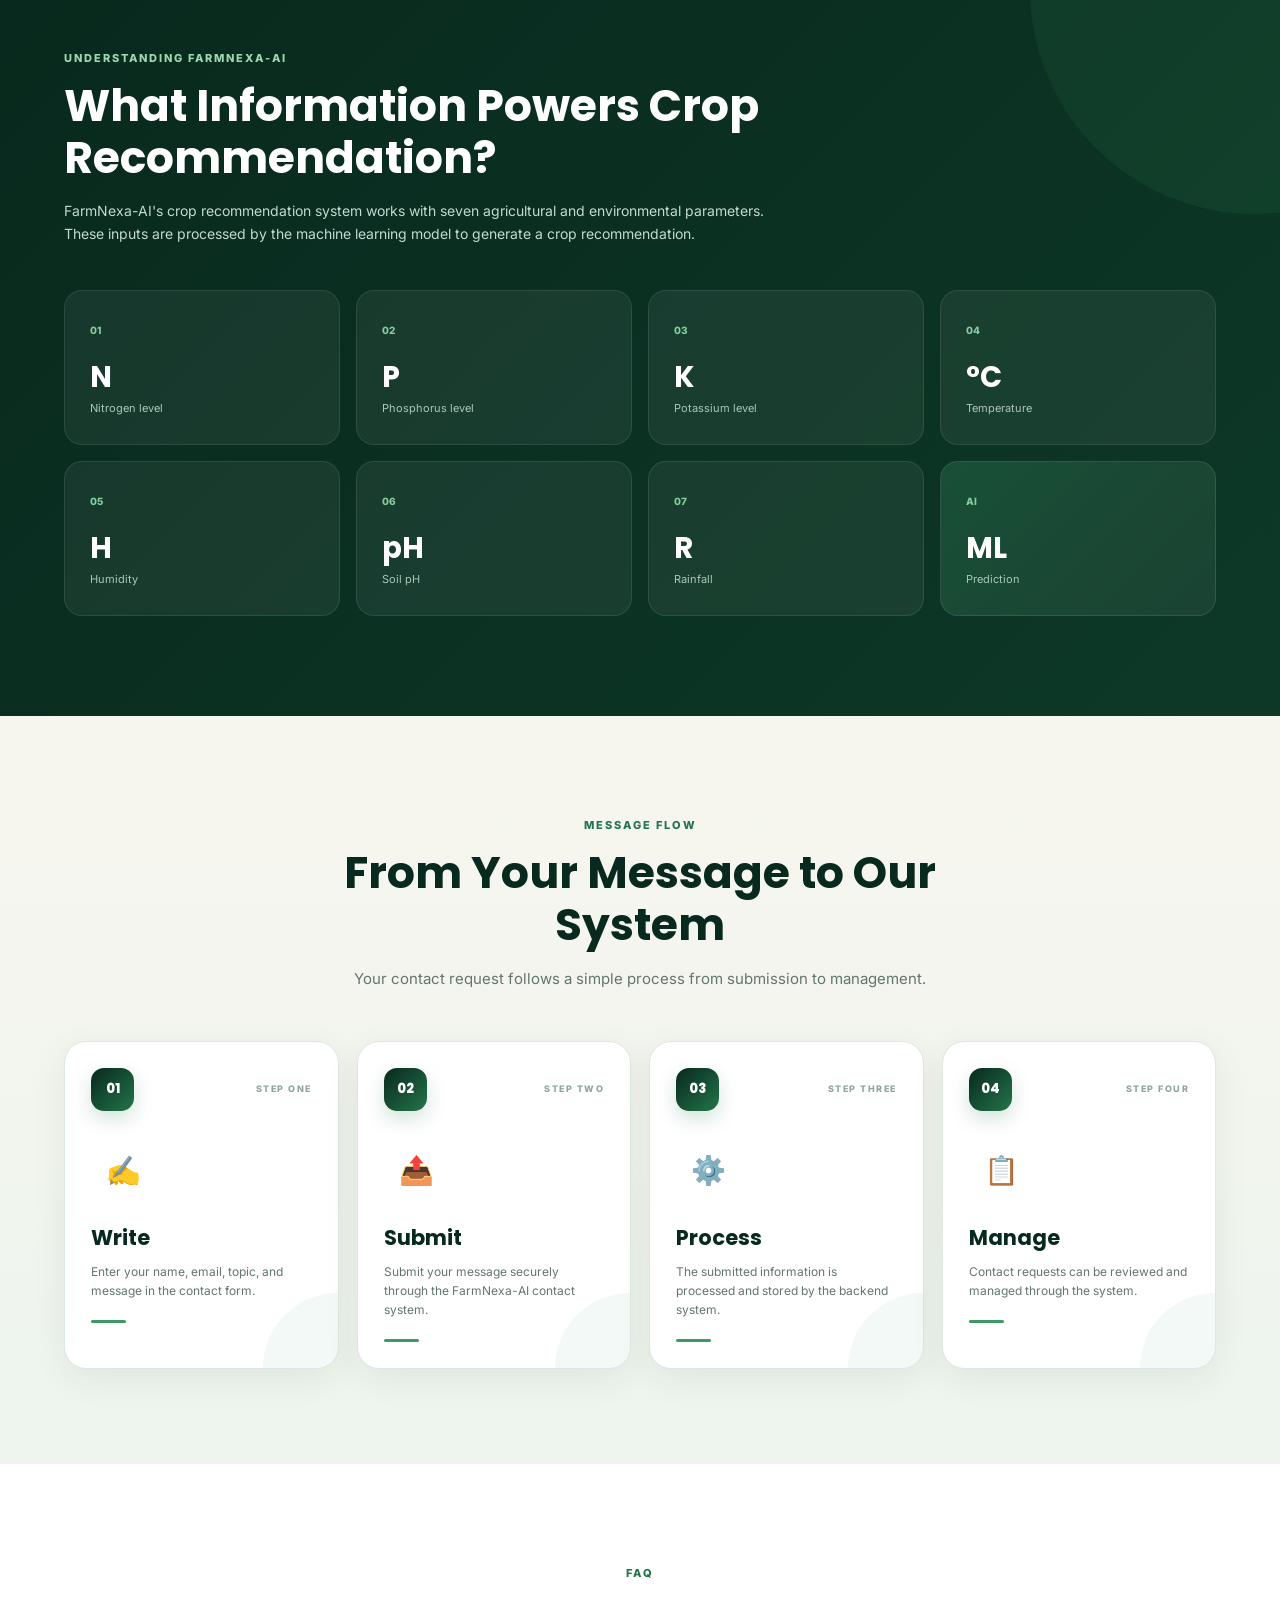
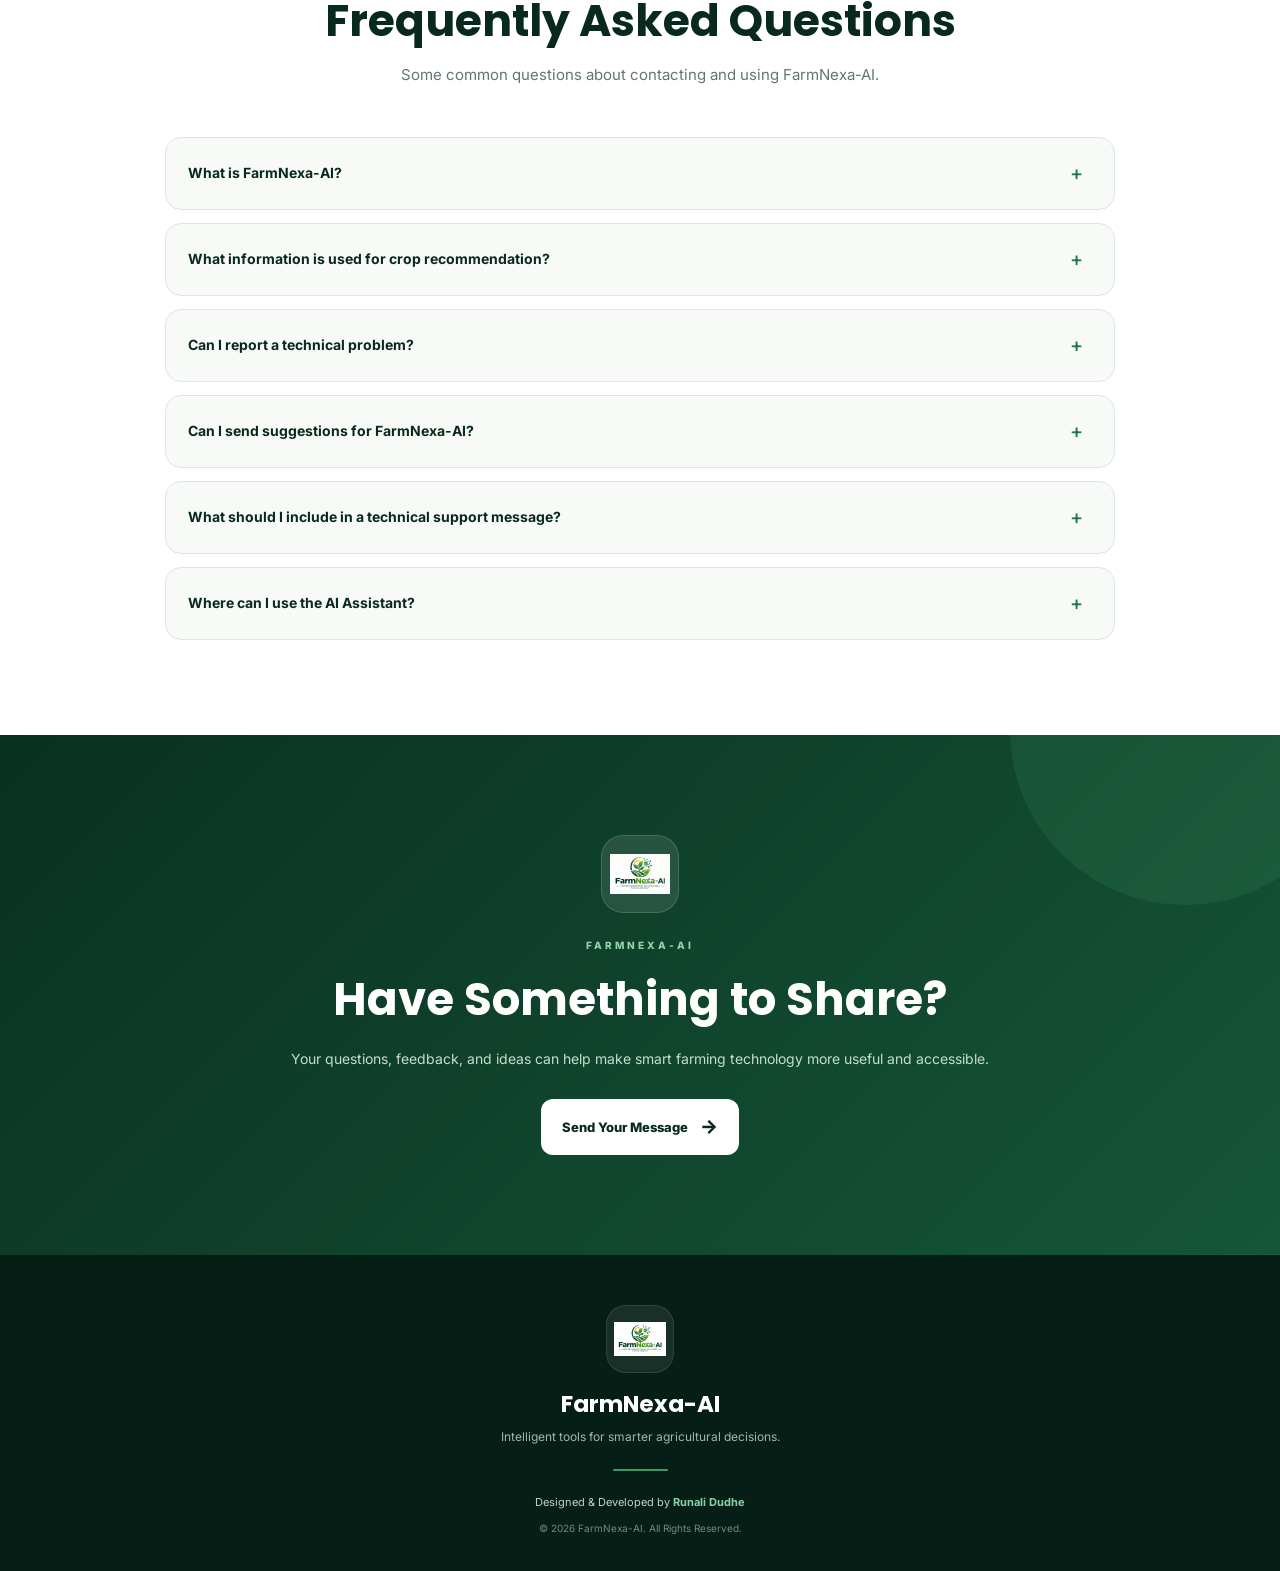
<file: frontend/contact.html>
<!DOCTYPE html>
<html lang="en">
<head>
    <meta charset="UTF-8">
    <meta name="viewport" content="width=device-width, initial-scale=1.0">

    <title>Contact Us | FarmNexa-AI</title>

    <link rel="stylesheet" href="contact.css">

    <link rel="preconnect" href="https://fonts.googleapis.com">
    <link rel="preconnect" href="https://fonts.gstatic.com" crossorigin>

    <link
        href="https://fonts.googleapis.com/css2?family=Inter:wght@400;500;600;700;800&family=Poppins:wght@500;600;700;800&display=swap"
        rel="stylesheet"
    >
</head>

<body>

<!-- ================= NAVBAR ================= -->

<header class="navbar">

    <div class="nav-container">

        <a href="index.html" class="brand">

            <div class="brand-logo">

                <img
                    src="farmnexa-ai-logo.png"
                    alt="FarmNexa-AI Logo"
                >

            </div>

            <div class="brand-text">

                <span class="brand-name">
                    FarmNexa-AI
                </span>

                <span class="brand-tagline">
                    Smart Farming
                </span>

            </div>

        </a>


        <nav class="nav-links">

            <a href="index.html">
                Home
            </a>

            <a href="crop.html">
                Crop Recommendation
            </a>

            <a href="chatbot.html">
                AI Assistant
            </a>

            <a href="about.html">
                About Us
            </a>

            <a href="contact.html" class="active">
                Contact Us
            </a>

        </nav>


        <button
            id="loginLogoutBtn"
            class="login-btn"
        >
            Login
        </button>

    </div>

</header>


<!-- ================= HERO ================= -->

<section class="contact-hero">

    <div class="hero-glow hero-glow-one"></div>
    <div class="hero-glow hero-glow-two"></div>

    <div class="hero-content">

        <div class="hero-logo">

            <img
                src="farmnexa-ai-logo.png"
                alt="FarmNexa-AI Logo"
            >

        </div>

        <span class="hero-badge">
            FARMNEXA-AI SUPPORT CENTER
        </span>

        <h1>
            Let's Make Farming
            <span>Smarter Together.</span>
        </h1>

        <p>
            Have a question, suggestion, technical issue, or idea for
            FarmNexa-AI? Connect with us and share your thoughts.
            Your feedback helps us improve the experience of smart agriculture.
        </p>

        <div class="hero-points">

            <div class="hero-point">
                <span>✓</span>
                Agriculture Support
            </div>

            <div class="hero-point">
                <span>✓</span>
                Technical Assistance
            </div>

            <div class="hero-point">
                <span>✓</span>
                Suggestions & Feedback
            </div>

        </div>

    </div>

</section>


<!-- ================= INTRO CARDS ================= -->

<section class="intro-section">

    <div class="section-heading">

        <span class="section-label">
            WHY CONNECT WITH US?
        </span>

        <h2>
            Your Questions Can Make
            FarmNexa-AI Better
        </h2>

        <p>
            Whether you need help understanding a feature or want to share
            an idea, FarmNexa-AI provides a simple way to communicate with us.
        </p>

    </div>


    <div class="intro-grid">

        <div class="intro-card">

            <div class="intro-icon">
                🌱
            </div>

            <h3>
                Smart Agriculture
            </h3>

            <p>
                Learn more about AI-based crop recommendations and
                technology-assisted farming decisions.
            </p>

        </div>


        <div class="intro-card">

            <div class="intro-icon">
                🤖
            </div>

            <h3>
                AI Assistance
            </h3>

            <p>
                Get guidance about FarmNexa-AI features including crop
                recommendation and the AI farming assistant.
            </p>

        </div>


        <div class="intro-card">

            <div class="intro-icon">
                💡
            </div>

            <h3>
                Your Ideas Matter
            </h3>

            <p>
                Share useful suggestions and ideas that can help improve
                the FarmNexa-AI experience.
            </p>

        </div>

    </div>

</section>


<!-- ================= CONTACT SECTION ================= -->

<section class="contact-section">

    <div class="contact-wrapper">


        <!-- LEFT -->

        <div class="contact-info">

            <span class="section-label">
                GET IN TOUCH
            </span>

            <h2>
                We're Here to
                <span>Listen.</span>
            </h2>

            <p class="contact-description">
                Send us your question or message through the form.
                Please provide clear information so your request can
                be understood easily.
            </p>


            <div class="info-list">


                <div class="info-item">

                    <div class="info-icon">
                        🌾
                    </div>

                    <div>

                        <h3>
                            Crop Recommendation
                        </h3>

                        <p>
                            Questions about crop prediction,
                            inputs, or recommendation results.
                        </p>

                    </div>

                </div>


                <div class="info-item">

                    <div class="info-icon">
                        🤖
                    </div>

                    <div>

                        <h3>
                            AI Assistant
                        </h3>

                        <p>
                            Ask about the FarmNexa-AI farming assistant
                            and agriculture-related guidance.
                        </p>

                    </div>

                </div>


                <div class="info-item">

                    <div class="info-icon">
                        🛠️
                    </div>

                    <div>

                        <h3>
                            Technical Support
                        </h3>

                        <p>
                            Report problems related to pages,
                            forms, login, or other features.
                        </p>

                    </div>

                </div>


                <div class="info-item">

                    <div class="info-icon">
                        💬
                    </div>

                    <div>

                        <h3>
                            Suggestions & Ideas
                        </h3>

                        <p>
                            Tell us how FarmNexa-AI can become more useful,
                            simple, and informative.
                        </p>

                    </div>

                </div>

            </div>


            <div class="message-note">

                <div class="note-logo">

                    <img
                        src="farmnexa-ai-logo.png"
                        alt="FarmNexa-AI"
                    >

                </div>

                <div>

                    <strong>
                        Your Message Matters
                    </strong>

                    <p>
                        Every useful question and suggestion helps
                        improve the FarmNexa-AI experience.
                    </p>

                </div>

            </div>

        </div>


        <!-- RIGHT FORM -->

        <div class="contact-form-card">

            <div class="form-header">

                <span class="form-label">
                    SEND A MESSAGE
                </span>

                <h2>
                    How Can We Help?
                </h2>

                <p>
                    Fill in the details below and send your message.
                </p>

            </div>


            <form id="contactForm">

                <div class="form-row">

                    <div class="form-group">

                        <label for="contactName">
                            Full Name
                        </label>

                        <input
                            type="text"
                            id="contactName"
                            name="name"
                            placeholder="Enter your name"
                            required
                        >

                    </div>


                    <div class="form-group">

                        <label for="contactEmail">
                            Email Address
                        </label>

                        <input
                            type="email"
                            id="contactEmail"
                            name="email"
                            placeholder="Enter your email"
                            required
                        >

                    </div>

                </div>


                <div class="form-group">

                    <label for="contactSubject">
                        Subject
                    </label>

                    <select
                        id="contactSubject"
                        name="subject"
                        required
                    >

                        <option value="">
                            Select a topic
                        </option>

                        <option value="Crop Recommendation">
                            Crop Recommendation
                        </option>

                        <option value="AI Assistant">
                            AI Assistant
                        </option>

                        <option value="Technical Support">
                            Technical Support
                        </option>

                        <option value="Suggestion">
                            Suggestion / Feedback
                        </option>

                        <option value="General Question">
                            General Question
                        </option>

                    </select>

                </div>


                <div class="form-group">

                    <label for="contactMessage">
                        Your Message
                    </label>

                    <textarea
                        id="contactMessage"
                        name="message"
                        rows="7"
                        placeholder="Write your message here..."
                        required
                    ></textarea>

                </div>


                <button
                    type="submit"
                    id="sendMessageBtn"
                    class="send-btn"
                >

                    <span>
                        Send Message
                    </span>

                    <span class="send-arrow">
                        →
                    </span>

                </button>


                <div
                    id="contactSuccess"
                    class="contact-message"
                ></div>

            </form>

        </div>

    </div>

</section>


<!-- ================= SUPPORT TOPICS ================= -->

<section class="topics-section">

    <div class="section-heading">

        <span class="section-label">
            SUPPORT AREAS
        </span>

        <h2>
            What Can You Contact Us About?
        </h2>

        <p>
            Choose the area that best matches your question or message.
        </p>

    </div>


    <div class="topics-grid">


        <div class="topic-card">

            <div class="topic-number">
                01
            </div>

            <div class="topic-icon">
                🌱
            </div>

            <h3>
                Crop Recommendation
            </h3>

            <p>
                Questions about soil and environmental inputs,
                prediction results, or recommended crops.
            </p>

        </div>


        <div class="topic-card">

            <div class="topic-number">
                02
            </div>

            <div class="topic-icon">
                🌦️
            </div>

            <h3>
                Farming Information
            </h3>

            <p>
                Questions related to agricultural information,
                crop conditions, and farming guidance.
            </p>

        </div>


        <div class="topic-card">

            <div class="topic-number">
                03
            </div>

            <div class="topic-icon">
                🤖
            </div>

            <h3>
                AI Farming Assistant
            </h3>

            <p>
                Ask about the FarmNexa-AI assistant and
                agriculture-related questions.
            </p>

        </div>


        <div class="topic-card">

            <div class="topic-number">
                04
            </div>

            <div class="topic-icon">
                🔧
            </div>

            <h3>
                Technical Issues
            </h3>

            <p>
                Report problems with forms, pages, login,
                prediction, or other features.
            </p>

        </div>


        <div class="topic-card">

            <div class="topic-number">
                05
            </div>

            <div class="topic-icon">
                💡
            </div>

            <h3>
                Suggestions
            </h3>

            <p>
                Share ideas and recommendations for improving
                FarmNexa-AI features and usability.
            </p>

        </div>


        <div class="topic-card">

            <div class="topic-number">
                06
            </div>

            <div class="topic-icon">
                💬
            </div>

            <h3>
                General Questions
            </h3>

            <p>
                For general questions about FarmNexa-AI and
                its available features.
            </p>

        </div>

    </div>

</section>


<!-- ================= MODEL INPUT SECTION ================= -->

<section class="technology-section">

    <div class="technology-wrapper">

        <div class="technology-heading">

            <span class="section-label light">
                UNDERSTANDING FARMNEXA-AI
            </span>

            <h2>
                What Information Powers
                Crop Recommendation?
            </h2>

            <p>
                FarmNexa-AI's crop recommendation system works with
                seven agricultural and environmental parameters.
                These inputs are processed by the machine learning
                model to generate a crop recommendation.
            </p>

        </div>


        <div class="parameter-grid">


            <div class="parameter-card">

                <span>01</span>

                <strong>N</strong>

                <p>
                    Nitrogen level
                </p>

            </div>


            <div class="parameter-card">

                <span>02</span>

                <strong>P</strong>

                <p>
                    Phosphorus level
                </p>

            </div>


            <div class="parameter-card">

                <span>03</span>

                <strong>K</strong>

                <p>
                    Potassium level
                </p>

            </div>


            <div class="parameter-card">

                <span>04</span>

                <strong>°C</strong>

                <p>
                    Temperature
                </p>

            </div>


            <div class="parameter-card">

                <span>05</span>

                <strong>H</strong>

                <p>
                    Humidity
                </p>

            </div>


            <div class="parameter-card">

                <span>06</span>

                <strong>pH</strong>

                <p>
                    Soil pH
                </p>

            </div>


            <div class="parameter-card">

                <span>07</span>

                <strong>R</strong>

                <p>
                    Rainfall
                </p>

            </div>


            <div class="parameter-card prediction-card">

                <span>AI</span>

                <strong>ML</strong>

                <p>
                    Prediction
                </p>

            </div>

        </div>

    </div>

</section>


<!-- ================= MESSAGE FLOW ================= -->

<section class="flow-section">

    <div class="section-heading">

        <span class="section-label">
            MESSAGE FLOW
        </span>

        <h2>
            From Your Message
            to Our System
        </h2>

        <p>
            Your contact request follows a simple process from
            submission to management.
        </p>

    </div>


    <div class="flow-container">


        <div class="flow-card">

            <div class="flow-top">

                <span class="flow-number">
                    01
                </span>

                <span class="flow-step">
                    STEP ONE
                </span>

            </div>

            <div class="flow-icon">
                ✍️
            </div>

            <h3>
                Write
            </h3>

            <p>
                Enter your name, email, topic, and message
                in the contact form.
            </p>

            <div class="flow-line"></div>

        </div>


        <div class="flow-card">

            <div class="flow-top">

                <span class="flow-number">
                    02
                </span>

                <span class="flow-step">
                    STEP TWO
                </span>

            </div>

            <div class="flow-icon">
                📤
            </div>

            <h3>
                Submit
            </h3>

            <p>
                Submit your message securely through
                the FarmNexa-AI contact system.
            </p>

            <div class="flow-line"></div>

        </div>


        <div class="flow-card">

            <div class="flow-top">

                <span class="flow-number">
                    03
                </span>

                <span class="flow-step">
                    STEP THREE
                </span>

            </div>

            <div class="flow-icon">
                ⚙️
            </div>

            <h3>
                Process
            </h3>

            <p>
                The submitted information is processed
                and stored by the backend system.
            </p>

            <div class="flow-line"></div>

        </div>


        <div class="flow-card">

            <div class="flow-top">

                <span class="flow-number">
                    04
                </span>

                <span class="flow-step">
                    STEP FOUR
                </span>

            </div>

            <div class="flow-icon">
                📋
            </div>

            <h3>
                Manage
            </h3>

            <p>
                Contact requests can be reviewed and
                managed through the system.
            </p>

            <div class="flow-line"></div>

        </div>

    </div>

</section>


<!-- ================= FAQ ================= -->

<section class="faq-section">

    <div class="faq-wrapper">

        <div class="section-heading">

            <span class="section-label">
                FAQ
            </span>

            <h2>
                Frequently Asked Questions
            </h2>

            <p>
                Some common questions about contacting and using FarmNexa-AI.
            </p>

        </div>


        <div class="faq-list">


            <details class="faq-item">

                <summary>

                    <span>
                        What is FarmNexa-AI?
                    </span>

                    <b>+</b>

                </summary>

                <div class="faq-answer">

                    <p>
                        FarmNexa-AI is a smart agriculture platform designed
                        to provide AI-based farming assistance and
                        crop recommendation using agricultural and
                        environmental information.
                    </p>

                </div>

            </details>


            <details class="faq-item">

                <summary>

                    <span>
                        What information is used for crop recommendation?
                    </span>

                    <b>+</b>

                </summary>

                <div class="faq-answer">

                    <p>
                        The crop recommendation model uses nitrogen,
                        phosphorus, potassium, temperature, humidity,
                        soil pH, and rainfall as its main input parameters.
                    </p>

                </div>

            </details>


            <details class="faq-item">

                <summary>

                    <span>
                        Can I report a technical problem?
                    </span>

                    <b>+</b>

                </summary>

                <div class="faq-answer">

                    <p>
                        Yes. Select Technical Support in the subject
                        field and describe the issue clearly in your
                        message.
                    </p>

                </div>

            </details>


            <details class="faq-item">

                <summary>

                    <span>
                        Can I send suggestions for FarmNexa-AI?
                    </span>

                    <b>+</b>

                </summary>

                <div class="faq-answer">

                    <p>
                        Yes. Suggestions and feedback are welcome.
                        Select Suggestion / Feedback and tell us
                        what you would like to improve.
                    </p>

                </div>

            </details>


            <details class="faq-item">

                <summary>

                    <span>
                        What should I include in a technical support message?
                    </span>

                    <b>+</b>

                </summary>

                <div class="faq-answer">

                    <p>
                        Include the feature or page where the issue
                        occurred, what you expected to happen, and
                        what actually happened.
                    </p>

                </div>

            </details>


            <details class="faq-item">

                <summary>

                    <span>
                        Where can I use the AI Assistant?
                    </span>

                    <b>+</b>

                </summary>

                <div class="faq-answer">

                    <p>
                        The AI Assistant is available as a separate
                        page in the FarmNexa-AI navigation so that it can
                        be accessed directly whenever you need it.
                    </p>

                </div>

            </details>

        </div>

    </div>

</section>


<!-- ================= CTA ================= -->

<section class="cta-section">

    <div class="cta-glow"></div>

    <div class="cta-content">

        <div class="cta-logo">

            <img
                src="farmnexa-ai-logo.png"
                alt="FarmNexa-AI Logo"
            >

        </div>

        <span class="cta-label">
            FARMNEXA-AI
        </span>

        <h2>
            Have Something to Share?
        </h2>

        <p>
            Your questions, feedback, and ideas can help make
            smart farming technology more useful and accessible.
        </p>

        <a href="#contactForm" class="cta-btn">
            Send Your Message
            <span>→</span>
        </a>

    </div>

</section>


<!-- ================= FOOTER ================= -->

<footer class="footer">

    <div class="footer-content">

        <div class="footer-logo">

            <img
                src="farmnexa-ai-logo.png"
                alt="FarmNexa-AI Logo"
            >

        </div>


        <h2>
            FarmNexa-AI
        </h2>


        <p class="footer-tagline">
            Intelligent tools for smarter agricultural decisions.
        </p>


        <div class="footer-divider"></div>


        <p class="developer">
            Designed & Developed by
            <strong>Runali Dudhe</strong>
        </p>


        <p class="copyright">
            © 2026 FarmNexa-AI. All Rights Reserved.
        </p>

    </div>

</footer>


<!-- ================= JAVASCRIPT ================= -->

<script>

document.addEventListener("DOMContentLoaded", function () {

    const loginLogoutBtn =
        document.getElementById("loginLogoutBtn");

    const loggedIn =
        localStorage.getItem("agroai_logged_in") === "true";


    /* ================= LOGIN / LOGOUT ================= */

    if (loggedIn) {

        loginLogoutBtn.textContent = "Logout";

        loginLogoutBtn.addEventListener("click", function () {

            localStorage.removeItem("agroai_logged_in");
            localStorage.removeItem("agroai_role");
            localStorage.removeItem("agroai_user_name");
            localStorage.removeItem("agroai_user_email");

            window.location.href = "login.html";

        });

    } else {

        loginLogoutBtn.textContent = "Login";

        loginLogoutBtn.addEventListener("click", function () {

            window.location.href = "login.html";

        });

    }


    /* ================= CONTACT FORM ================= */

    const contactForm =
        document.getElementById("contactForm");

    const successBox =
        document.getElementById("contactSuccess");

    const sendButton =
        document.getElementById("sendMessageBtn");


    contactForm.addEventListener("submit", async function (event) {

        event.preventDefault();


        const name =
            document.getElementById("contactName").value.trim();

        const email =
            document.getElementById("contactEmail").value.trim();

        const subject =
            document.getElementById("contactSubject").value;

        const message =
            document.getElementById("contactMessage").value.trim();


        if (!name || !email || !subject || !message) {

            successBox.textContent =
                "Please fill in all fields.";

            successBox.className =
                "contact-message error";

            return;

        }


        sendButton.disabled = true;

        sendButton.classList.add("loading");

        sendButton.querySelector("span:first-child").textContent =
            "Sending...";


        try {

            const response = await fetch(
                "http://127.0.0.1:8000/contact",
                {
                    method: "POST",

                    headers: {
                        "Content-Type": "application/json"
                    },

                    body: JSON.stringify({
                        name: name,
                        email: email,
                        subject: subject,
                        message: message
                    })
                }
            );


            const data = await response.json();


            if (response.ok && data.success) {

                successBox.textContent =
                    "Your message has been sent successfully.";

                successBox.className =
                    "contact-message success";

                contactForm.reset();

            } else {

                successBox.textContent =
                    data.message ||
                    "Unable to send your message.";

                successBox.className =
                    "contact-message error";

            }


        } catch (error) {

            console.error("Contact Error:", error);

            successBox.textContent =
                "Unable to connect with the FarmNexa-AI server.";

            successBox.className =
                "contact-message error";

        }


        sendButton.disabled = false;

        sendButton.classList.remove("loading");

        sendButton.querySelector("span:first-child").textContent =
            "Send Message";

    });

});

</script>

</body>
</html>
</file>
<file: frontend/about.css>
/* =========================================================
   AGROAI ABOUT PAGE
   PROFESSIONAL AGRICULTURE + AI DESIGN
========================================================= */

* {
    margin: 0;
    padding: 0;
    box-sizing: border-box;
}

html {
    scroll-behavior: smooth;
}

body {
    font-family: "Segoe UI", Arial, sans-serif;
    background: #f5f3e9;
    color: #173524;
    line-height: 1.6;
    overflow-x: hidden;
}

a {
    text-decoration: none;
    color: inherit;
}

button {
    font-family: inherit;
}

img {
    max-width: 100%;
    display: block;
}


/* =========================================================
   VARIABLES
========================================================= */

:root {

    --forest: #0d2b1b;
    --forest-2: #123c25;

    --green: #3f9658;
    --green-2: #78b85d;
    --green-3: #a5d687;

    --soft-green: #dcebcf;

    --cream: #f5f3e9;
    --cream-2: #ebe8d9;

    --white: #ffffff;

    --text: #173524;
    --muted: #68796d;

    --border: rgba(23, 53, 36, 0.12);

    --shadow:
        0 20px 50px rgba(13, 43, 27, 0.08);
}


/* =========================================================
   NAVBAR
========================================================= */

.navbar {
    width: 100%;
    background: rgba(13, 43, 27, 0.98);
    color: white;

    position: relative;
    z-index: 1000;

    border-bottom:
        1px solid rgba(255, 255, 255, 0.08);
}

.nav-container {

    width: min(1380px, 92%);
    min-height: 82px;

    margin: auto;

    display: flex;
    align-items: center;
    justify-content: space-between;

    gap: 20px;
}

.brand {

    display: flex;
    align-items: center;

    gap: 11px;

    font-size: 24px;
    font-weight: 800;

    flex-shrink: 0;
}

.brand img {

    width: 43px;
    height: 43px;

    object-fit: contain;

    filter:
        drop-shadow(
            0 0 12px rgba(120, 184, 93, 0.3)
        );
}

.nav-menu {

    display: flex;
    align-items: center;
    justify-content: center;

    gap: 3px;

    flex: 1;
}

.nav-menu a {

    padding: 10px 12px;

    border-radius: 8px;

    color: rgba(255, 255, 255, 0.78);

    font-size: 13px;
    font-weight: 500;

    white-space: nowrap;

    transition: 0.3s ease;
}

.nav-menu a:hover {

    color: white;

    background:
        rgba(255, 255, 255, 0.08);

    transform: translateY(-1px);
}

.nav-menu a.active {

    color: #dcebcf;

    background:
        rgba(111, 175, 75, 0.18);

    box-shadow:
        inset 0 0 0 1px rgba(120, 184, 93, 0.1);
}


/* =========================================================
   AUTH AREA
========================================================= */

.auth-area {

    visibility: hidden;

    flex-shrink: 0;
}

.auth-area.auth-ready {
    visibility: visible;
}

.auth-logged-out,
.auth-logged-in {

    align-items: center;
    gap: 9px;
}

.auth-logged-out {
    display: flex;
}

.auth-logged-in {
    display: none;
}

.login-btn,
.signup-btn,
.logout-btn {

    min-height: 40px;

    padding: 9px 16px;

    border-radius: 8px;

    font-size: 13px;
    font-weight: 700;

    transition: 0.3s ease;
}

.login-btn {

    border:
        1px solid rgba(255, 255, 255, 0.25);

    color: white;
}

.login-btn:hover {

    background: white;
    color: var(--forest);

    transform: translateY(-2px);
}

.signup-btn {

    border: 0;

    background: var(--green-2);
    color: #102a1a;
}

.signup-btn:hover {

    background: #a4d487;

    transform: translateY(-2px);
}

.user-welcome {

    display: flex;
    align-items: center;

    gap: 8px;

    min-height: 40px;

    padding: 8px 12px;

    border:
        1px solid rgba(120, 184, 93, 0.25);

    border-radius: 8px;

    background:
        rgba(120, 184, 93, 0.08);

    color: #dcebcf;

    font-size: 12px;
    font-weight: 700;
}

.user-dot {

    width: 8px;
    height: 8px;

    border-radius: 50%;

    background: #8bc96b;

    box-shadow:
        0 0 10px rgba(139, 201, 107, 0.6);
}

.logout-btn {

    border:
        1px solid rgba(255, 255, 255, 0.2);

    background: transparent;

    color: white;

    cursor: pointer;
}

.logout-btn:hover {

    background:
        rgba(255, 255, 255, 0.1);

    border-color:
        rgba(255, 255, 255, 0.35);

    transform: translateY(-2px);
}


/* =========================================================
   HERO
========================================================= */

.about-hero {

    min-height: 650px;

    position: relative;
    overflow: hidden;

    display: grid;

    grid-template-columns:
        1.2fr 0.8fr;

    align-items: center;

    padding:
        85px 8%;

    color: white;

    background:

        radial-gradient(
            circle at 80% 20%,
            rgba(63, 150, 88, 0.24),
            transparent 30%
        ),

        linear-gradient(
            135deg,
            #0b2718,
            #123b24 55%,
            #0c291a
        );
}

.hero-grid {

    position: absolute;

    inset: 0;

    background-image:

        linear-gradient(
            rgba(255, 255, 255, 0.035) 1px,
            transparent 1px
        ),

        linear-gradient(
            90deg,
            rgba(255, 255, 255, 0.035) 1px,
            transparent 1px
        );

    background-size: 55px 55px;

    mask-image:
        linear-gradient(
            to bottom,
            black,
            transparent
        );

    animation:
        gridMove 18s linear infinite;
}

.hero-content {

    position: relative;
    z-index: 2;

    max-width: 800px;

    animation:
        heroIn 0.9s ease both;
}

.hero-label {

    display: flex;
    align-items: center;

    gap: 10px;

    color: #b9dca2;

    font-size: 12px;
    font-weight: 800;

    letter-spacing: 2px;

    margin-bottom: 20px;
}

.hero-label span {

    width: 32px;
    height: 2px;

    background: var(--green-2);
}

.hero-content h1 {

    font-size:
        clamp(48px, 6vw, 82px);

    line-height: 0.98;

    letter-spacing: -3px;

    max-width: 850px;

    margin-bottom: 28px;
}

.hero-content h1 strong {

    display: block;

    color: #8bc96b;

    font-weight: 800;
}

.hero-content p {

    max-width: 700px;

    color:
        rgba(255, 255, 255, 0.72);

    font-size: 17px;

    line-height: 1.8;
}

.hero-buttons {

    display: flex;

    gap: 14px;

    margin-top: 35px;

    flex-wrap: wrap;
}

.primary-btn,
.secondary-btn {

    min-height: 50px;

    padding:
        13px 21px;

    display: inline-flex;
    align-items: center;

    gap: 12px;

    border-radius: 9px;

    font-size: 14px;
    font-weight: 700;

    transition: 0.35s ease;
}

.primary-btn {

    background: var(--green-2);

    color: #0e2918;

    box-shadow:
        0 10px 30px
        rgba(120, 184, 93, 0.15);
}

.primary-btn span,
.secondary-btn span {

    transition:
        transform 0.3s ease;
}

.primary-btn:hover {

    transform:
        translateY(-3px);

    box-shadow:
        0 15px 35px
        rgba(120, 184, 93, 0.25);
}

.primary-btn:hover span,
.secondary-btn:hover span {

    transform:
        translateX(5px);
}

.secondary-btn {

    border:
        1px solid rgba(255, 255, 255, 0.22);

    color: white;
}

.secondary-btn:hover {

    background:
        rgba(255, 255, 255, 0.08);

    transform:
        translateY(-3px);
}


/* =========================================================
   HERO BRAND CARD
========================================================= */

.hero-brand-card {

    width: 330px;
    height: 330px;

    margin: auto;

    position: relative;
    z-index: 2;

    border:
        1px solid rgba(255, 255, 255, 0.13);

    border-radius: 35px;

    background:
        linear-gradient(
            145deg,
            rgba(255, 255, 255, 0.08),
            rgba(255, 255, 255, 0.025)
        );

    backdrop-filter: blur(15px);

    display: flex;

    flex-direction: column;

    align-items: center;
    justify-content: center;

    animation:
        cardFloat 5s ease-in-out infinite;
}

.hero-brand-card::before {

    content: "";

    position: absolute;

    inset: 18px;

    border:
        1px solid rgba(120, 184, 93, 0.14);

    border-radius: 25px;
}

.hero-brand-card img {

    width: 145px;

    position: relative;
    z-index: 2;

    filter:
        drop-shadow(
            0 0 25px
            rgba(120, 184, 93, 0.25)
        );
}

.logo-glow {

    position: absolute;

    width: 170px;
    height: 170px;

    background: var(--green-2);

    filter: blur(90px);

    opacity: 0.12;
}

.brand-card-line {

    width: 65px;
    height: 1px;

    background:
        rgba(255, 255, 255, 0.25);

    margin:
        23px 0 15px;
}

.hero-brand-card p {

    position: relative;
    z-index: 2;

    font-size: 9px;

    letter-spacing: 2.5px;

    color:
        rgba(255, 255, 255, 0.52);
}


/* =========================================================
   FLOATING NODES
========================================================= */

.floating-node {

    position: absolute;

    width: 7px;
    height: 7px;

    border-radius: 50%;

    background: #8bc96b;

    box-shadow:
        0 0 20px #78b85d;

    opacity: 0.7;
}

.node-one {

    left: 8%;
    top: 25%;

    animation:
        nodeFloat 4s infinite ease-in-out;
}

.node-two {

    right: 43%;
    top: 18%;

    animation:
        nodeFloat 5s 1s infinite ease-in-out;
}

.node-three {

    right: 9%;
    bottom: 20%;

    animation:
        nodeFloat 4.5s 0.5s infinite ease-in-out;
}


/* =========================================================
   COMMON SECTION
========================================================= */

.section {

    width: min(1320px, 90%);

    margin: auto;

    padding:
        105px 0;
}

.section-heading {

    max-width: 850px;

    margin-bottom: 55px;
}

.section-heading.centered {

    text-align: center;

    margin-left: auto;
    margin-right: auto;
}

.section-tag {

    display: block;

    color: #4e8f45;

    font-size: 11px;

    font-weight: 900;

    letter-spacing: 2px;

    margin-bottom: 15px;
}

.section-heading h2 {

    font-size:
        clamp(34px, 4vw, 54px);

    line-height: 1.08;

    letter-spacing: -1.8px;

    color: var(--forest);
}

.section-heading h2 span {

    color: #4d984c;
}

.section-heading p {

    margin-top: 20px;

    color: var(--muted);

    max-width: 780px;

    font-size: 16px;
}


/* =========================================================
   INTRO
========================================================= */

.intro-grid {

    display: grid;

    grid-template-columns:
        1.4fr 0.6fr;

    gap: 22px;
}

.intro-main-card,
.intro-side-card {

    border:
        1px solid var(--border);

    border-radius: 22px;

    background: white;

    padding: 42px;

    position: relative;

    overflow: hidden;

    transition: 0.4s ease;
}

.intro-main-card:hover,
.intro-side-card:hover {

    transform:
        translateY(-7px);

    box-shadow:
        var(--shadow);
}

.card-number {

    font-size: 12px;

    font-weight: 900;

    color: #67a85a;

    letter-spacing: 2px;

    margin-bottom: 25px;
}

.intro-main-card h3 {

    font-size: 30px;

    color: var(--forest);

    margin-bottom: 18px;
}

.intro-main-card p {

    color: var(--muted);

    margin-bottom: 16px;
}

.intro-side-card {

    background:
        linear-gradient(
            145deg,
            #0d2b1b,
            #16482b
        );

    color: white;

    display: flex;

    flex-direction: column;

    justify-content: center;
}

.mini-label {

    color: #8bc96b;

    font-size: 10px;

    letter-spacing: 2px;

    font-weight: 800;
}

.big-word {

    font-size: 29px;

    font-weight: 800;

    letter-spacing: -1px;

    margin-top: 15px;
}

.arrow-line {

    color: #78b85d;

    font-size: 25px;

    animation:
        arrowPulse 1.8s infinite;
}


/* =========================================================
   PURPOSE
========================================================= */

.why-section {

    background: var(--cream-2);

    width: 100%;

    padding-left: 5%;
    padding-right: 5%;

    max-width: none;
}

.purpose-grid {

    width: min(1320px, 100%);

    margin: auto;

    display: grid;

    grid-template-columns:
        repeat(3, 1fr);

    gap: 20px;
}

.purpose-card {

    background: white;

    border:
        1px solid rgba(23, 53, 36, 0.08);

    padding: 36px;

    border-radius: 18px;

    transition: 0.35s ease;
}

.purpose-card:hover {

    transform:
        translateY(-8px);

    box-shadow:
        0 20px 45px
        rgba(13, 43, 27, 0.09);

    border-color:
        rgba(63, 150, 88, 0.3);
}

.purpose-icon {

    width: 45px;
    height: 45px;

    display: grid;

    place-items: center;

    border-radius: 10px;

    background: var(--soft-green);

    color: #347744;

    font-weight: 900;

    margin-bottom: 25px;
}

.purpose-card h3 {

    font-size: 21px;

    margin-bottom: 13px;
}

.purpose-card p {

    color: var(--muted);

    font-size: 14px;
}


/* =========================================================
   PARAMETERS
========================================================= */

.parameter-grid {

    display: grid;

    grid-template-columns:
        repeat(4, 1fr);

    gap: 16px;
}

.parameter-card {

    min-height: 250px;

    background: white;

    border:
        1px solid var(--border);

    padding: 28px;

    border-radius: 17px;

    position: relative;

    overflow: hidden;

    transition: 0.4s ease;
}

.parameter-card::after {

    content: "";

    position: absolute;

    width: 100px;
    height: 100px;

    right: -50px;
    bottom: -50px;

    border-radius: 50%;

    background: var(--soft-green);

    transition: 0.4s ease;
}

.parameter-card:hover {

    transform:
        translateY(-9px);

    border-color:
        rgba(63, 150, 88, 0.35);

    box-shadow:
        0 18px 45px
        rgba(13, 43, 27, 0.1);
}

.parameter-card:hover::after {

    transform:
        scale(2);

    opacity: 0.5;
}

.parameter-number {

    color: #76aa62;

    font-size: 10px;

    font-weight: 900;

    letter-spacing: 1px;
}

.parameter-symbol {

    width: 50px;
    height: 50px;

    display: grid;

    place-items: center;

    margin:
        20px 0 17px;

    border-radius: 12px;

    background: var(--forest);

    color: #bde39f;

    font-weight: 900;

    position: relative;

    z-index: 2;
}

.parameter-card h3 {

    font-size: 19px;

    position: relative;

    z-index: 2;
}

.parameter-card p {

    margin-top: 9px;

    color: var(--muted);

    font-size: 13px;

    position: relative;

    z-index: 2;
}

.wide-card {

    grid-column:
        span 2;
}


/* =========================================================
   WORKFLOW
========================================================= */

.workflow-section {

    max-width: none;

    width: 100%;

    background: #f0eee3;

    padding-left: 5%;
    padding-right: 5%;
}

.workflow {

    width: min(1250px, 100%);

    margin: auto;

    display: grid;

    grid-template-columns:
        repeat(5, 1fr);

    position: relative;

    gap: 15px;
}

.workflow-line {

    position: absolute;

    left: 10%;
    right: 10%;

    top: 31px;

    height: 2px;

    background:
        linear-gradient(
            90deg,
            transparent,
            #78b85d,
            #78b85d,
            transparent
        );

    opacity: 0.5;
}

.workflow-step {

    position: relative;

    z-index: 2;

    text-align: center;
}

.workflow-circle {

    width: 63px;
    height: 63px;

    margin: auto;

    display: grid;

    place-items: center;

    border-radius: 50%;

    background: var(--forest);

    border:
        5px solid #f0eee3;

    color: #a7d486;

    font-weight: 900;

    font-size: 12px;

    box-shadow:
        0 8px 25px
        rgba(13, 43, 27, 0.15);

    transition: 0.35s ease;
}

.workflow-step:hover .workflow-circle {

    transform:
        scale(1.1);

    background: #4c9754;

    color: white;
}

.workflow-box {

    background: white;

    margin-top: 20px;

    padding:
        24px 18px;

    border-radius: 15px;

    min-height: 190px;

    border:
        1px solid var(--border);

    transition: 0.35s ease;
}

.workflow-step:hover .workflow-box {

    transform:
        translateY(-5px);

    box-shadow:
        0 15px 35px
        rgba(13, 43, 27, 0.08);
}

.workflow-box > span {

    font-size: 9px;

    font-weight: 900;

    color: #5c9a4e;

    letter-spacing: 1.5px;
}

.workflow-box h3 {

    font-size: 18px;

    margin:
        8px 0;
}

.workflow-box p {

    color: var(--muted);

    font-size: 12px;
}


/* =========================================================
   MACHINE LEARNING
========================================================= */

.ml-section {

    background: var(--forest);

    max-width: none;

    width: 100%;

    padding-left: 5%;
    padding-right: 5%;

    color: white;
}

.ml-content {

    width: min(1250px, 100%);

    margin: auto;
}

.ml-section .section-heading h2 {

    color: white;
}

.ml-section .section-heading h2 span {

    color: #87c967;
}

.ml-section .section-heading p {

    color:
        rgba(255, 255, 255, 0.6);
}

.ml-section .section-tag {

    color: #83bd68;
}

.ml-flow {

    display: grid;

    grid-template-columns:
        1fr auto 1fr auto 1fr auto 1fr;

    align-items: center;

    gap: 14px;
}

.ml-item {

    padding:
        28px 20px;

    border:
        1px solid rgba(255, 255, 255, 0.11);

    background:
        rgba(255, 255, 255, 0.035);

    border-radius: 14px;

    transition: 0.35s ease;
}

.ml-item:hover {

    background:
        rgba(120, 184, 93, 0.08);

    border-color:
        rgba(120, 184, 93, 0.4);

    transform:
        translateY(-6px);
}

.ml-item strong {

    display: block;

    color: #a8d98d;

    font-size: 12px;

    letter-spacing: 1px;
}

.ml-item span {

    display: block;

    color:
        rgba(255, 255, 255, 0.58);

    font-size: 12px;

    margin-top: 8px;
}

.ml-arrow {

    color: #78b85d;

    font-size: 23px;

    animation:
        arrowPulse 1.8s infinite;
}

.ml-note {

    margin-top: 35px;

    padding:
        25px 28px;

    border-left:
        3px solid #78b85d;

    background:
        rgba(255, 255, 255, 0.04);
}

.ml-note span {

    font-size: 10px;

    color: #82bc68;

    letter-spacing: 2px;

    font-weight: 800;
}

.ml-note p {

    color:
        rgba(255, 255, 255, 0.65);

    margin-top: 8px;

    font-size: 14px;
}


/* =========================================================
   ARCHITECTURE
========================================================= */

.architecture {

    width: min(900px, 100%);

    margin: auto;
}

.architecture-layer {

    display: grid;

    grid-template-columns:
        80px 1fr;

    align-items: center;

    background: white;

    border:
        1px solid var(--border);

    border-radius: 17px;

    padding: 25px;

    transition: 0.35s ease;
}

.architecture-layer:hover {

    transform:
        translateX(8px);

    box-shadow:
        0 15px 35px
        rgba(13, 43, 27, 0.08);

    border-color:
        rgba(63, 150, 88, 0.3);
}

.layer-number {

    font-size: 25px;

    font-weight: 900;

    color: #5d9e51;
}

.layer-content span {

    font-size: 9px;

    font-weight: 900;

    color: #609c54;

    letter-spacing: 1.5px;
}

.layer-content h3 {

    font-size: 22px;

    margin: 5px 0;
}

.layer-content p {

    color: var(--muted);

    font-size: 13px;
}

.architecture-connector {

    width: 2px;

    height: 32px;

    background: #76b45e;

    margin: auto;

    position: relative;
}

.architecture-connector::after {

    content: "";

    position: absolute;

    bottom: -1px;
    left: -4px;

    width: 8px;
    height: 8px;

    border-right:
        2px solid #76b45e;

    border-bottom:
        2px solid #76b45e;

    transform:
        rotate(45deg);
}


/* =========================================================
   MODULES
========================================================= */

.modules-section {

    background: var(--cream-2);

    max-width: none;

    width: 100%;

    padding-left: 5%;
    padding-right: 5%;
}

.modules-grid {

    width: min(1250px, 100%);

    margin: auto;

    display: grid;

    grid-template-columns:
        repeat(3, 1fr);

    gap: 17px;
}

.module-card {

    background: white;

    border:
        1px solid rgba(23, 53, 36, 0.08);

    border-radius: 18px;

    padding: 30px;

    position: relative;

    overflow: hidden;

    transition: 0.4s ease;
}

.module-card:hover {

    transform:
        translateY(-8px);

    box-shadow:
        0 20px 45px
        rgba(13, 43, 27, 0.1);
}

.featured-module {

    border-top:
        3px solid #6fae55;
}

.module-index {

    position: absolute;

    right: 22px;
    top: 22px;

    color: #79a96a;

    font-size: 10px;

    font-weight: 900;
}

.module-icon {

    width: 50px;
    height: 50px;

    display: grid;

    place-items: center;

    border-radius: 12px;

    background: var(--forest);

    color: #a9d98d;

    font-weight: 900;

    margin-bottom: 22px;
}

.module-card h3 {

    font-size: 20px;

    margin-bottom: 10px;
}

.module-card p {

    color: var(--muted);

    font-size: 13px;
}


/* =========================================================
   PREDICTION
========================================================= */

.prediction-section {

    background: var(--cream);
}

.prediction-wrapper {

    max-width: 1200px;

    margin: auto;
}

.prediction-intro {

    max-width: 700px;

    margin-bottom: 45px;
}

.prediction-intro h2 {

    font-size:
        clamp(34px, 4vw, 52px);

    line-height: 1.08;

    letter-spacing: -1.5px;
}

.prediction-intro h2 span {

    color: #4e954b;
}

.prediction-intro p {

    color: var(--muted);

    margin-top: 17px;
}

.prediction-panel {

    display: grid;

    grid-template-columns:
        1fr 0.55fr 1fr;

    align-items: stretch;

    border:
        1px solid var(--border);

    border-radius: 22px;

    overflow: hidden;

    background: white;

    box-shadow:
        0 20px 50px
        rgba(13, 43, 27, 0.07);
}

.input-column {

    padding: 30px;
}

.data-row {

    display: flex;

    justify-content: space-between;
    align-items: center;

    padding: 12px 0;

    border-bottom:
        1px solid rgba(23, 53, 36, 0.08);

    font-size: 13px;
}

.data-row span {

    color: var(--muted);
}

.data-row strong {

    color: var(--forest);
}

.processing-column {

    background: var(--forest);

    display: flex;

    flex-direction: column;

    justify-content: center;
    align-items: center;

    padding: 30px;
}

.processing-ring {

    width: 100px;
    height: 100px;

    display: grid;

    place-items: center;

    border-radius: 50%;

    border:
        1px solid rgba(120, 184, 93, 0.3);

    position: relative;

    animation:
        processingPulse 2.2s
        infinite ease-in-out;
}

.processing-ring::before {

    content: "";

    position: absolute;

    inset: 10px;

    border:
        1px dashed #78b85d;

    border-radius: 50%;

    animation:
        spin 8s linear infinite;
}

.processing-ring span {

    color: #a8d98d;

    font-size: 25px;

    font-weight: 900;
}

.processing-lines {

    display: flex;

    gap: 5px;

    margin-top: 22px;
}

.processing-lines span {

    width: 5px;
    height: 20px;

    background: #78b85d;

    border-radius: 5px;

    animation:
        barPulse 1s infinite alternate;
}

.processing-lines span:nth-child(2) {

    animation-delay: 0.2s;
}

.processing-lines span:nth-child(3) {

    animation-delay: 0.4s;
}

.processing-column p {

    margin-top: 15px;

    font-size: 9px;

    color:
        rgba(255, 255, 255, 0.5);

    letter-spacing: 2px;

    font-weight: 800;
}

.result-column {

    padding: 35px;

    display: flex;

    flex-direction: column;

    justify-content: center;
}

.result-column > span {

    font-size: 9px;

    color: #57964c;

    letter-spacing: 2px;

    font-weight: 900;
}

.result-column h3 {

    font-size: 30px;

    margin: 8px 0;
}

.result-column p {

    color: var(--muted);

    font-size: 13px;
}

.result-status {

    display: inline-block;

    margin-top: 22px;

    width: fit-content;

    padding:
        8px 12px;

    border-radius: 5px;

    background: #e0eed5;

    color: #39733e;

    font-size: 9px;

    font-weight: 900;

    letter-spacing: 1px;
}


/* =========================================================
   DEVELOPER
========================================================= */

.developer-section {

    background:

        radial-gradient(
            circle at 85% 20%,
            rgba(111, 175, 75, 0.16),
            transparent 25%
        ),

        #091e12;

    color: white;

    position: relative;

    overflow: hidden;

    padding:
        110px 5%;
}

.developer-bg-grid {

    position: absolute;

    inset: 0;

    background-image:

        linear-gradient(
            rgba(255, 255, 255, 0.025) 1px,
            transparent 1px
        ),

        linear-gradient(
            90deg,
            rgba(255, 255, 255, 0.025) 1px,
            transparent 1px
        );

    background-size: 50px 50px;

    mask-image:
        linear-gradient(
            to bottom,
            black,
            transparent
        );
}

.developer-container {

    width: min(1250px, 100%);

    margin: auto;

    position: relative;

    z-index: 2;
}

.developer-heading {

    max-width: 850px;

    margin-bottom: 60px;
}

.light-tag {

    color: #83bd68;
}

.developer-heading h2 {

    font-size:
        clamp(38px, 5vw, 62px);

    line-height: 1;

    letter-spacing: -2px;
}

.developer-heading h2 span {

    color: #8acb6a;
}

.developer-heading p {

    max-width: 700px;

    color:
        rgba(255, 255, 255, 0.57);

    margin-top: 20px;
}

.developer-grid {

    display: grid;

    grid-template-columns:
        0.7fr 1.3fr;

    gap: 30px;
}

.developer-identity {

    min-height: 520px;

    border:
        1px solid rgba(255, 255, 255, 0.1);

    border-radius: 24px;

    background:
        linear-gradient(
            145deg,
            rgba(255, 255, 255, 0.07),
            rgba(255, 255, 255, 0.025)
        );

    padding: 45px;

    display: flex;

    flex-direction: column;

    justify-content: center;
}

.developer-mark {

    width: 105px;
    height: 105px;

    display: grid;

    place-items: center;

    border-radius: 50%;

    border:
        1px solid rgba(120, 184, 93, 0.4);

    background:
        rgba(120, 184, 93, 0.08);

    color: #a5d687;

    font-size: 29px;

    font-weight: 900;

    box-shadow:

        0 0 0 12px
        rgba(120, 184, 93, 0.035),

        0 0 50px
        rgba(120, 184, 93, 0.08);

    margin-bottom: 35px;
}

.developer-label {

    color: #79b35f;

    font-size: 10px;

    font-weight: 900;

    letter-spacing: 2px;
}

.developer-identity h3 {

    font-size: 37px;

    margin-top: 8px;
}

.developer-identity p {

    color:
        rgba(255, 255, 255, 0.5);

    margin-top: 3px;
}

.identity-line {

    width: 60px;
    height: 2px;

    background: #78b85d;

    margin: 28px 0;
}

.identity-caption {

    color:
        rgba(255, 255, 255, 0.32);

    font-size: 9px;

    letter-spacing: 1.5px;
}

.developer-information {

    display: flex;

    flex-direction: column;

    gap: 18px;
}

.developer-block {

    padding: 28px;

    border:
        1px solid rgba(255, 255, 255, 0.08);

    border-radius: 16px;

    background:
        rgba(255, 255, 255, 0.035);

    transition: 0.35s ease;
}

.developer-block:hover {

    transform:
        translateX(6px);

    border-color:
        rgba(120, 184, 93, 0.28);

    background:
        rgba(120, 184, 93, 0.055);
}

.developer-block > span {

    color: #7db563;

    font-size: 9px;

    font-weight: 900;

    letter-spacing: 1.7px;
}

.developer-block h3 {

    font-size: 22px;

    margin:
        8px 0 10px;
}

.developer-block p {

    color:
        rgba(255, 255, 255, 0.57);

    font-size: 13px;
}

.developer-skills {

    margin-top: 20px;

    display: grid;

    grid-template-columns:
        1fr 1fr;

    gap: 10px;
}

.skill-item {

    padding: 14px;

    border:
        1px solid rgba(255, 255, 255, 0.07);

    border-radius: 10px;

    transition: 0.3s ease;
}

.skill-item:hover {

    border-color:
        rgba(120, 184, 93, 0.35);

    transform:
        translateY(-3px);
}

.skill-item strong {

    display: block;

    color: #d8ebcb;

    font-size: 12px;
}

.skill-item small {

    display: block;

    margin-top: 4px;

    color:
        rgba(255, 255, 255, 0.38);

    font-size: 10px;
}

.developer-bottom {

    display: grid;

    grid-template-columns:
        repeat(3, 1fr);

    margin-top: 28px;

    border-top:
        1px solid rgba(255, 255, 255, 0.08);

    border-bottom:
        1px solid rgba(255, 255, 255, 0.08);
}

.developer-bottom div {

    padding:
        23px 10px;
}

.developer-bottom div + div {

    border-left:
        1px solid rgba(255, 255, 255, 0.08);
}

.developer-bottom span {

    display: block;

    color:
        rgba(255, 255, 255, 0.35);

    font-size: 9px;

    letter-spacing: 1.5px;

    font-weight: 800;
}

.developer-bottom strong {

    display: block;

    color: #a8d98d;

    margin-top: 5px;

    font-size: 12px;
}


/* =========================================================
   FINAL FLOW
========================================================= */

.final-flow-section {

    background: #f4f7ef;
}

.final-flow {

    width: min(1250px, 100%);

    margin: auto;

    display: flex;

    align-items: center;

    justify-content: center;

    flex-wrap: wrap;

    gap: 12px;
}

.final-flow-item {

    min-width: 145px;

    padding:
        20px 17px;

    text-align: center;

    background: white;

    border:
        1px solid var(--border);

    border-radius: 14px;

    transition: 0.3s ease;
}

.final-flow-item:hover {

    transform:
        translateY(-5px);

    border-color:
        rgba(63, 150, 88, 0.35);

    box-shadow:
        0 12px 30px
        rgba(13, 43, 27, 0.08);
}

.main-flow-item {

    background: var(--forest);

    color: white;
}

.final-flow-item strong {

    display: block;

    font-size: 12px;

    letter-spacing: 0.7px;
}

.final-flow-item span {

    display: block;

    margin-top: 4px;

    color: var(--muted);

    font-size: 10px;
}

.main-flow-item span {

    color:
        rgba(255, 255, 255, 0.55);
}

.final-flow-arrow {

    color: #57964c;

    font-size: 24px;

    font-weight: 800;
}

.assistant-branch {

    width: min(600px, 100%);

    margin:
        45px auto 0;

    position: relative;

    text-align: center;
}

.branch-line {

    width: 2px;

    height: 35px;

    background: #78b85d;

    margin: auto;
}

.branch-box {

    background: white;

    border:
        1px solid var(--border);

    border-radius: 16px;

    padding: 24px;

    box-shadow:
        0 15px 35px
        rgba(13, 43, 27, 0.06);
}

.branch-box span {

    display: block;

    color: #57964c;

    font-size: 10px;

    font-weight: 900;

    letter-spacing: 1.5px;
}

.branch-box p {

    color: var(--muted);

    font-size: 13px;

    margin:
        8px auto 14px;

    max-width: 500px;
}

.branch-box a {

    color: #347744;

    font-size: 12px;

    font-weight: 800;
}

.branch-box a:hover {

    color: var(--forest);
}


/* =========================================================
   FINAL CTA
========================================================= */

.final-cta {

    padding:
        100px 5%;

    text-align: center;

    background: var(--cream);
}

.cta-content {

    max-width: 800px;

    margin: auto;
}

.cta-content .section-tag {

    text-align: center;
}

.cta-content h2 {

    font-size:
        clamp(38px, 5vw, 62px);

    line-height: 1.05;

    letter-spacing: -2px;
}

.cta-content h2 span {

    display: block;

    color: #4e954b;
}

.cta-content p {

    color: var(--muted);

    margin-top: 17px;
}

.cta-buttons {

    display: flex;

    justify-content: center;

    flex-wrap: wrap;

    gap: 13px;

    margin-top: 30px;
}

.dark-secondary {

    border-color:
        rgba(13, 43, 27, 0.2);

    color: var(--forest);
}

.dark-secondary:hover {

    background: var(--forest);

    color: white;
}


/* =========================================================
   FOOTER
========================================================= */

.footer {

    background: #06170d;

    color: white;

    padding:
        27px 5%;
}

.footer-container {

    width: min(1300px, 100%);

    margin: auto;

    display: grid;

    grid-template-columns:
        1.4fr 0.8fr 1fr;

    align-items: center;

    gap: 25px;
}

.footer-brand {

    display: flex;

    align-items: center;

    gap: 13px;
}

.footer-brand img {

    width: 43px;
    height: 43px;

    object-fit: contain;
}

.footer-brand h3 {

    font-size: 18px;
}

.footer-brand p {

    color:
        rgba(255, 255, 255, 0.38);

    font-size: 10px;

    margin-top: 2px;
}

.footer-developer {

    border-left:
        1px solid rgba(255, 255, 255, 0.1);

    padding-left: 25px;
}

.footer-developer span,
.footer-copy span {

    display: block;

    color:
        rgba(255, 255, 255, 0.3);

    font-size: 8px;

    letter-spacing: 1.5px;
}

.footer-developer strong {

    display: block;

    color: #91c875;

    font-size: 12px;

    margin-top: 3px;
}

.footer-copy {

    text-align: right;
}


/* =========================================================
   ANIMATIONS
========================================================= */

@keyframes heroIn {

    from {
        opacity: 0;
        transform: translateY(25px);
    }

    to {
        opacity: 1;
        transform: translateY(0);
    }
}

@keyframes cardFloat {

    0%,
    100% {
        transform: translateY(0);
    }

    50% {
        transform: translateY(-10px);
    }
}

@keyframes nodeFloat {

    0%,
    100% {
        transform: translate(0, 0);
    }

    50% {
        transform: translate(15px, -20px);
    }
}

@keyframes processingPulse {

    0%,
    100% {
        box-shadow:
            0 0 0 rgba(120, 184, 93, 0);
    }

    50% {
        box-shadow:
            0 0 35px
            rgba(120, 184, 93, 0.18);
    }
}

@keyframes spin {

    from {
        transform: rotate(0deg);
    }

    to {
        transform: rotate(360deg);
    }
}

@keyframes barPulse {

    from {
        transform: scaleY(0.5);
        opacity: 0.5;
    }

    to {
        transform: scaleY(1);
        opacity: 1;
    }
}

@keyframes arrowPulse {

    0%,
    100% {
        opacity: 0.6;
        transform: translateY(0);
    }

    50% {
        opacity: 1;
        transform: translateY(4px);
    }
}

@keyframes gridMove {

    from {
        background-position: 0 0;
    }

    to {
        background-position: 55px 55px;
    }
}


/* =========================================================
   RESPONSIVE — 1150px
========================================================= */

@media (max-width: 1150px) {

    .nav-menu a {

        padding:
            9px 8px;

        font-size: 12px;
    }

    .hero-content h1 {

        font-size: 58px;
    }

    .parameter-grid {

        grid-template-columns:
            repeat(3, 1fr);
    }

    .workflow {

        grid-template-columns:
            repeat(3, 1fr);

        row-gap: 35px;
    }

    .workflow-line {

        display: none;
    }

    .workflow-step:last-child {

        grid-column: 2;
    }

}


/* =========================================================
   RESPONSIVE — 950px
========================================================= */

@media (max-width: 950px) {

    .nav-container {

        flex-wrap: wrap;

        padding:
            15px 0;
    }

    .nav-menu {

        order: 3;

        width: 100%;

        overflow-x: auto;

        justify-content: flex-start;

        padding-bottom: 3px;
    }

    .about-hero {

        grid-template-columns: 1fr;

        gap: 60px;

        padding-top: 70px;
        padding-bottom: 80px;
    }

    .hero-brand-card {

        width: 270px;
        height: 270px;
    }

    .intro-grid {

        grid-template-columns: 1fr;
    }

    .ml-flow {

        grid-template-columns: 1fr;
    }

    .ml-arrow {

        transform:
            rotate(90deg);

        text-align: center;
    }

    .prediction-panel {

        grid-template-columns: 1fr;
    }

    .processing-column {

        min-height: 240px;
    }

    .developer-grid {

        grid-template-columns: 1fr;
    }

    .developer-identity {

        min-height: 400px;
    }

    .footer-container {

        grid-template-columns:
            1fr 1fr;
    }

    .footer-copy {

        text-align: left;
    }

}


/* =========================================================
   RESPONSIVE — 700px
========================================================= */

@media (max-width: 700px) {

    .nav-container {

        gap: 10px;
    }

    .brand span {

        font-size: 21px;
    }

    .nav-menu {

        gap: 0;
    }

    .nav-menu a {

        font-size: 11px;

        padding:
            8px 7px;
    }

    .auth-area {

        width: 100%;
    }

    .auth-logged-out,
    .auth-logged-in {

        justify-content: flex-end;
    }

    .user-welcome {

        max-width: 180px;
    }

    .about-hero {

        padding:
            60px 6%;
    }

    .hero-content h1 {

        font-size: 45px;

        letter-spacing: -2px;
    }

    .hero-content p {

        font-size: 14px;
    }

    .section {

        padding:
            75px 0;
    }

    .purpose-grid,
    .modules-grid {

        grid-template-columns: 1fr;
    }

    .parameter-grid {

        grid-template-columns:
            1fr 1fr;
    }

    .wide-card {

        grid-column:
            span 2;
    }

    .workflow {

        grid-template-columns: 1fr;
    }

    .workflow-step:last-child {

        grid-column: auto;
    }

    .developer-section {

        padding:
            80px 5%;
    }

    .developer-skills {

        grid-template-columns: 1fr;
    }

    .developer-bottom {

        grid-template-columns: 1fr;
    }

    .developer-bottom div + div {

        border-left: 0;

        border-top:
            1px solid rgba(255, 255, 255, 0.08);
    }

    .final-flow {

        flex-direction: column;
    }

    .final-flow-arrow {

        transform:
            rotate(90deg);
    }

    .footer-container {

        grid-template-columns: 1fr;
    }

    .footer-developer {

        border-left: 0;

        border-top:
            1px solid rgba(255, 255, 255, 0.1);

        padding:
            15px 0 0;
    }

    .footer-copy {

        text-align: left;
    }

}


/* =========================================================
   RESPONSIVE — 450px
========================================================= */

@media (max-width: 450px) {

    .nav-menu {

        overflow-x: auto;
    }

    .auth-logged-out,
    .auth-logged-in {

        width: 100%;

        justify-content: space-between;
    }

    .user-welcome {

        flex: 1;
    }

    .parameter-grid {

        grid-template-columns: 1fr;
    }

    .wide-card {

        grid-column: auto;
    }

    .hero-buttons,
    .cta-buttons {

        flex-direction: column;
    }

    .primary-btn,
    .secondary-btn {

        justify-content: center;

        width: 100%;
    }

    .intro-main-card,
    .intro-side-card {

        padding: 28px;
    }

    .hero-brand-card {

        width: 240px;
        height: 240px;
    }

    .hero-brand-card img {

        width: 110px;
    }

    .developer-identity {

        padding: 30px;
    }

    .developer-identity h3 {

        font-size: 30px;
    }

}
</file>
<file: frontend/chatbot.css>
/* =========================================================
   AGROAI CHATBOT
========================================================= */

* {
    margin: 0;
    padding: 0;
    box-sizing: border-box;
}

html {
    scroll-behavior: smooth;
}

body {
    min-height: 100vh;

    font-family:
        "Segoe UI",
        Arial,
        sans-serif;

    color: #173d28;

    background:
        linear-gradient(
            135deg,
            #f5fbf5,
            #edf8ef,
            #f8fcf8
        );
}


/* =========================================================
   NAVBAR
========================================================= */

.navbar {
    width: 100%;

    background: #105b32;

    border-bottom:
        1px solid rgba(255, 255, 255, 0.12);

    position: sticky;
    top: 0;

    z-index: 1000;
}

.nav-container {
    width: min(1200px, 92%);

    min-height: 82px;

    margin: auto;

    display: flex;

    align-items: center;

    justify-content: space-between;

    gap: 20px;
}


/* BRAND */

.brand {
    display: flex;

    align-items: center;

    gap: 10px;

    text-decoration: none;

    color: white;

    font-size: 27px;

    font-weight: 800;

    white-space: nowrap;
}

.brand-icon {
    width: 42px;
    height: 42px;

    display: flex;

    align-items: center;
    justify-content: center;

    background: white;

    border-radius: 10px;

    overflow: hidden;
}

.brand-icon img {
    width: 100%;
    height: 100%;

    object-fit: contain;
}

.brand-text {
    letter-spacing: -0.5px;
}


/* NAV LINKS */

.nav-links {
    display: flex;

    align-items: center;

    justify-content: center;

    gap: 5px;

    flex: 1;
}

.nav-links a {
    color: white;

    text-decoration: none;

    padding: 12px 15px;

    border-radius: 10px;

    font-size: 15px;

    font-weight: 600;

    transition: 0.2s ease;
}

.nav-links a:hover {
    background:
        rgba(255, 255, 255, 0.12);
}

.nav-links a.active {
    background:
        rgba(255, 255, 255, 0.18);
}


/* AUTH */

.nav-auth {
    display: flex;

    align-items: center;
}

.login-nav-btn,
.logout-nav-btn {
    min-width: 88px;

    height: 44px;

    padding: 0 18px;

    display: inline-flex;

    align-items: center;

    justify-content: center;

    border-radius: 10px;

    font-family: inherit;

    font-size: 15px;

    font-weight: 700;

    cursor: pointer;

    text-decoration: none;
}

.login-nav-btn {
    color: white;

    background: transparent;

    border:
        1px solid rgba(255, 255, 255, 0.4);
}

.login-nav-btn:hover {
    background:
        rgba(255, 255, 255, 0.12);
}

.logout-nav-btn {
    color: white;

    background: #287a49;

    border:
        1px solid rgba(255, 255, 255, 0.3);
}

.logout-nav-btn:hover {
    background: #34905a;
}

.hidden {
    display: none !important;
}


/* =========================================================
   PAGE
========================================================= */

.page {
    width: min(1240px, 94%);

    margin: auto;
}


/* =========================================================
   HEADING
========================================================= */

.page-heading {
    padding: 36px 0 27px;

    text-align: center;
}

.heading-content {
    max-width: 900px;

    margin: auto;
}

.heading-badge {
    display: inline-flex;

    align-items: center;

    padding: 8px 17px;

    border-radius: 30px;

    background: #def2e2;

    color: #176238;

    font-size: 12px;

    font-weight: 800;

    letter-spacing: 1px;
}

.heading-content h1 {
    margin-top: 16px;

    font-size:
        clamp(34px, 4vw, 50px);

    line-height: 1.1;

    font-weight: 800;

    color: #123d25;
}

.heading-content h1 span {
    color: #299552;
}

.heading-content p {
    margin-top: 14px;

    color: #628170;

    font-size: 16px;

    line-height: 1.6;
}


/* =========================================================
   LAYOUT
========================================================= */

.chat-layout {
    display: grid;

    grid-template-columns:
        minmax(0, 3.2fr)
        minmax(280px, 1fr);

    gap: 24px;

    padding-bottom: 30px;
}


/* =========================================================
   CHAT CARD
========================================================= */

.chat-card {
    height: 650px;

    min-width: 0;

    display: flex;

    flex-direction: column;

    overflow: hidden;

    background: white;

    border:
        1px solid #d7e9da;

    border-radius: 22px;

    box-shadow:
        0 12px 35px rgba(36, 99, 54, 0.09);
}


/* =========================================================
   CHAT HEADER
========================================================= */

.chat-header {
    min-height: 84px;

    padding: 14px 20px;

    display: flex;

    align-items: center;

    justify-content: space-between;

    background:
        linear-gradient(
            135deg,
            #f0faef,
            #e7f6e9
        );

    border-bottom:
        1px solid #d9eadb;
}

.chat-header-left {
    display: flex;

    align-items: center;

    gap: 13px;
}

.bot-avatar {
    width: 50px;
    height: 50px;

    flex-shrink: 0;

    display: flex;

    align-items: center;

    justify-content: center;

    overflow: hidden;

    border-radius: 50%;

    background: white;
}

.bot-avatar img {
    width: 100%;
    height: 100%;

    object-fit: contain;
}

.bot-title h2 {
    color: #16472b;

    font-size: 20px;
}

.bot-title p {
    margin-top: 3px;

    display: flex;

    align-items: center;

    gap: 6px;

    color: #628170;

    font-size: 13px;
}

.online-dot {
    width: 8px;
    height: 8px;

    display: inline-block;

    border-radius: 50%;

    background: #2caf5d;
}


/* HEADER BUTTONS */

.chat-header-actions {
    display: flex;

    gap: 8px;
}

.header-action {
    width: 42px;
    height: 42px;

    display: flex;

    align-items: center;
    justify-content: center;

    border:
        1px solid #d1e5d4;

    border-radius: 11px;

    background: white;

    cursor: pointer;

    font-size: 17px;
}

.header-action:hover {
    background: #e9f6eb;
}


/* =========================================================
   MESSAGES
========================================================= */

.chat-messages {
    flex: 1;

    min-height: 0;

    overflow-y: auto;

    padding: 20px;

    display: flex;

    flex-direction: column;

    gap: 10px;

    background:
        #fbfefb;
}

.chat-messages::-webkit-scrollbar {
    width: 7px;
}

.chat-messages::-webkit-scrollbar-track {
    background: #eef7ef;
}

.chat-messages::-webkit-scrollbar-thumb {
    background: #b8d8bd;

    border-radius: 20px;
}


/* MESSAGE ROW */

.message-row {
    width: 100%;

    display: flex;

    gap: 8px;

    margin: 3px 0;
}


/* AI LEFT */

.bot-row {
    justify-content: flex-start;
}


/* USER RIGHT */

.user-row {
    justify-content: flex-end;
}


/* SMALL LOGO */

.small-avatar {
    width: 34px;
    height: 34px;

    flex-shrink: 0;

    display: flex;

    align-items: center;
    justify-content: center;

    overflow: hidden;

    border-radius: 50%;

    background: #e1f3e4;
}

.small-avatar img {
    width: 100%;
    height: 100%;

    object-fit: contain;
}


/* MESSAGE CONTENT */

.message-content {
    max-width: 82%;

    min-width: 0;

    display: flex;

    flex-direction: column;
}


/* BUBBLE */

.message-bubble {
    width: fit-content;

    max-width: 100%;

    padding: 11px 14px;

    font-size: 15px;

    line-height: 1.5;

    word-break: break-word;

    overflow-wrap: anywhere;
}


/* AI */

.bot-row .message-bubble {
    background: #e8f6ea;

    color: #173d28;

    border:
        1px solid #d2e9d5;

    border-radius:
        5px 17px 17px 17px;
}


/* USER */

.user-row .message-bubble {
    background: #17683b;

    color: white;

    border-radius:
        17px 5px 17px 17px;
}


/* TIME */

.message-time {
    margin-top: 3px;

    color: #8aa393;

    font-size: 10px;
}

.bot-row .message-time {
    text-align: left;
}

.user-row .message-time {
    text-align: right;
}


/* =========================================================
   AI ACTIONS
========================================================= */

.ai-actions {
    display: flex;

    gap: 5px;

    margin-top: 6px;
}

.ai-action-btn {
    width: 28px;
    height: 27px;

    display: flex;

    align-items: center;
    justify-content: center;

    border:
        1px solid #c9dfcd;

    border-radius: 7px;

    background: white;

    cursor: pointer;

    font-size: 13px;
}

.ai-action-btn:hover {
    background: #dff2e2;
}


/* =========================================================
   TYPING
========================================================= */

.typing-indicator {
    display: flex;

    align-items: center;

    gap: 8px;

    padding:
        0 20px 10px;
}

.typing-bubble {
    padding: 10px 13px;

    display: flex;

    gap: 4px;

    border-radius:
        5px 17px 17px 17px;

    background: #e8f6ea;
}

.typing-bubble span {
    width: 6px;
    height: 6px;

    border-radius: 50%;

    background: #4d9362;

    animation:
        typing 1.2s infinite;
}

.typing-bubble span:nth-child(2) {
    animation-delay: .15s;
}

.typing-bubble span:nth-child(3) {
    animation-delay: .3s;
}

@keyframes typing {

    0%,
    60%,
    100% {
        opacity: .4;

        transform: translateY(0);
    }

    30% {
        opacity: 1;

        transform: translateY(-4px);
    }
}


/* =========================================================
   INPUT
========================================================= */

.chat-input-area {
    padding:
        12px 18px 16px;

    background: white;

    border-top:
        1px solid #dcecdf;
}

.chat-form {
    display: flex;

    align-items: flex-end;

    gap: 9px;
}

.chat-input {
    flex: 1;

    min-width: 0;

    min-height: 56px;

    max-height: 150px;

    resize: none;

    padding:
        15px 16px;

    border:
        1px solid #b8d9bd;

    border-radius: 15px;

    outline: none;

    background: white;

    color: #173d28;

    font-family: inherit;

    font-size: 15px;

    line-height: 1.45;
}

.chat-input::placeholder {
    color: #91a69a;
}

.chat-input:focus {
    border-color: #43a862;

    box-shadow:
        0 0 0 3px rgba(67, 168, 98, 0.12);
}

.input-actions {
    display: flex;

    align-items: flex-end;

    gap: 8px;
}

.input-button {
    width: 54px;
    height: 56px;

    flex-shrink: 0;

    display: flex;

    align-items: center;
    justify-content: center;

    border:
        1px solid #cfe2d2;

    border-radius: 14px;

    background: white;

    cursor: pointer;

    font-size: 19px;
}

.input-button:hover {
    background: #eaf6ec;
}

.send-button {
    min-width: 110px;

    height: 56px;

    padding:
        0 20px;

    display: flex;

    align-items: center;

    justify-content: center;

    border: none;

    border-radius: 14px;

    background: #17683b;

    color: white;

    font-family: inherit;

    font-size: 15px;

    font-weight: 700;

    cursor: pointer;
}

.send-button:hover {
    background: #23804b;
}

.send-button:disabled {
    opacity: .55;

    cursor: not-allowed;
}

.input-hint {
    margin-top: 7px;

    margin-left: 4px;

    color: #819689;

    font-size: 11px;
}


/* =========================================================
   FAQ
========================================================= */

.faq-card {
    height: 650px;

    padding: 20px;

    display: flex;

    flex-direction: column;

    overflow: hidden;

    background: white;

    border:
        1px solid #d7e9da;

    border-radius: 22px;

    box-shadow:
        0 12px 35px rgba(36, 99, 54, 0.08);
}

.faq-header {
    display: flex;

    align-items: center;

    gap: 12px;

    padding-bottom: 16px;

    border-bottom:
        1px solid #e0eee2;
}

.faq-icon {
    width: 44px;
    height: 44px;

    display: flex;

    align-items: center;
    justify-content: center;

    border-radius: 13px;

    background: #e5f4e7;

    font-size: 21px;
}

.faq-header h2 {
    color: #17482b;

    font-size: 19px;
}

.faq-header p {
    margin-top: 3px;

    color: #7b9382;

    font-size: 12px;
}

.faq-list {
    flex: 1;

    overflow-y: auto;

    padding-top: 15px;
}

.faq-question {
    width: 100%;

    min-height: 52px;

    margin-bottom: 9px;

    padding: 8px 10px;

    display: flex;

    align-items: center;

    gap: 9px;

    text-align: left;

    border:
        1px solid #d8e9da;

    border-radius: 12px;

    background: #fbfefb;

    color: #315b40;

    font-family: inherit;

    font-size: 13px;

    cursor: pointer;

    transition: .2s ease;
}

.faq-question span:first-child {
    width: 30px;
    height: 30px;

    flex-shrink: 0;

    display: flex;

    align-items: center;
    justify-content: center;

    border-radius: 9px;

    background: #e6f4e8;
}

.faq-question:hover {
    background: #edf8ef;

    border-color: #b9dabe;

    transform: translateX(2px);
}

.faq-note {
    margin-top: 10px;

    padding: 12px;

    border-radius: 12px;

    background: #f0f8f1;

    border:
        1px solid #d9eadb;
}

.faq-note strong {
    color: #27603a;

    font-size: 13px;
}

.faq-note p {
    margin-top: 4px;

    color: #6e8876;

    font-size: 11px;

    line-height: 1.5;
}


/* =========================================================
   FOOTER
========================================================= */

.footer {
    background: #0d4d2b;

    border-top:
        3px solid #28774a;
}

.footer-content {
    min-height: 74px;

    width: min(1240px, 94%);

    margin: auto;

    display: flex;

    align-items: center;

    justify-content: center;

    gap: 12px;
}

.footer-brand {
    display: flex;

    align-items: center;

    gap: 8px;

    color: white;

    font-size: 15px;

    font-weight: 700;
}

.footer-brand img {
    width: 36px;
    height: 36px;

    padding: 2px;

    object-fit: contain;

    background: white;

    border-radius: 9px;
}

.footer-text {
    color: #b9d5c1;

    font-size: 12px;
}


/* =========================================================
   RESPONSIVE
========================================================= */

@media (max-width: 1000px) {

    .nav-links a {
        padding:
            10px 9px;

        font-size: 13px;
    }

    .chat-layout {
        grid-template-columns:
            minmax(0, 1fr)
            290px;

        gap: 16px;
    }
}


@media (max-width: 780px) {

    .nav-container {
        min-height: auto;

        padding: 14px 0;

        flex-wrap: wrap;

        justify-content: center;
    }

    .brand {
        width: 100%;

        justify-content: center;
    }

    .nav-links {
        width: 100%;

        overflow-x: auto;

        justify-content: flex-start;
    }

    .nav-auth {
        position: absolute;

        top: 14px;
        right: 4%;
    }

    .chat-layout {
        grid-template-columns: 1fr;
    }

    .faq-card {
        height: auto;

        max-height: 550px;
    }
}


@media (max-width: 520px) {

    .page {
        width: 96%;
    }

    .heading-content h1 {
        font-size: 29px;
    }

    .chat-header {
        padding:
            10px 12px;
    }

    .chat-messages {
        padding:
            14px 10px;
    }

    .message-content {
        max-width: 88%;
    }

    .chat-form {
        gap: 6px;
    }

    .input-button {
        width: 47px;
        height: 52px;
    }

    .send-button {
        min-width: 76px;

        height: 52px;

        padding:
            0 13px;
    }

    .footer-content {
        min-height: 65px;

        flex-direction: column;

        gap: 3px;
    }
}


/* =========================================================
   PRINT
========================================================= */

@media print {

    .navbar,
    .faq-card,
    .chat-header-actions,
    .chat-input-area,
    .footer,
    .ai-actions {
        display: none !important;
    }

    body {
        background: white;
    }

    .chat-card {
        height: auto;

        border: none;

        box-shadow: none;
    }

    .chat-messages {
        overflow: visible;

        background: white;
    }
}
</file>
<file: frontend/contact.css>
/* =========================================================
   AGROAI CONTACT US
   FRESH PROFESSIONAL DESIGN
========================================================= */

:root {

    --dark: #08291d;
    --dark-2: #0d3827;
    --dark-3: #124b34;

    --green: #23754a;
    --green-2: #3d9967;
    --green-3: #66b985;

    --cream: #f7f6ee;
    --cream-2: #eef4eb;

    --white: #ffffff;

    --text: #173226;
    --text-light: #63766d;

    --border: #dce8df;

    --shadow:
        0 18px 50px rgba(8, 41, 29, 0.10);

    --shadow-hover:
        0 25px 60px rgba(8, 41, 29, 0.17);

    --radius: 22px;

}


/* =========================================================
   RESET
========================================================= */

* {

    margin: 0;
    padding: 0;
    box-sizing: border-box;

}


html {

    scroll-behavior: smooth;

}


body {

    font-family: "Inter", sans-serif;

    background: var(--cream);

    color: var(--text);

    line-height: 1.6;

    overflow-x: hidden;

}


img {

    max-width: 100%;

    display: block;

}


a {

    text-decoration: none;

    color: inherit;

}


button,
input,
textarea,
select {

    font-family: inherit;

}


/* =========================================================
   NAVBAR
========================================================= */

.navbar {

    width: 100%;

    background:
        linear-gradient(
            135deg,
            var(--dark),
            var(--dark-2)
        );

    position: sticky;

    top: 0;

    z-index: 1000;

    border-bottom:
        1px solid rgba(255,255,255,0.08);

    box-shadow:
        0 10px 35px rgba(0,0,0,0.14);

}


.nav-container {

    width: min(1400px, 92%);

    min-height: 82px;

    margin: auto;

    display: flex;

    align-items: center;

    justify-content: space-between;

    gap: 25px;

}


/* BRAND */

.brand {

    display: flex;

    align-items: center;

    gap: 12px;

    flex-shrink: 0;

}


.brand-logo {

    width: 52px;

    height: 52px;

    border-radius: 15px;

    padding: 5px;

    background: rgba(255,255,255,0.12);

    border:
        1px solid rgba(255,255,255,0.15);

    display: flex;

    align-items: center;

    justify-content: center;

    transition: 0.3s ease;

}


.brand:hover .brand-logo {

    transform: rotate(-4deg) scale(1.05);

    background:
        rgba(255,255,255,0.18);

}


.brand-logo img {

    width: 100%;

    height: 100%;

    object-fit: contain;

}


.brand-text {

    display: flex;

    flex-direction: column;

}


.brand-name {

    color: white;

    font-family: "Poppins", sans-serif;

    font-size: 21px;

    font-weight: 800;

    line-height: 1;

}


.brand-tagline {

    color: #9bd0ae;

    font-size: 10px;

    margin-top: 5px;

    letter-spacing: 1px;

    text-transform: uppercase;

}


/* NAV LINKS */

.nav-links {

    display: flex;

    align-items: center;

    justify-content: center;

    gap: 6px;

}


.nav-links a {

    position: relative;

    color: #dcebe2;

    font-size: 13px;

    font-weight: 600;

    padding: 10px 12px;

    border-radius: 10px;

    transition: 0.3s ease;

}


.nav-links a::after {

    content: "";

    position: absolute;

    left: 50%;

    bottom: 4px;

    width: 0;

    height: 2px;

    background: #8ed0a6;

    transform: translateX(-50%);

    transition: 0.3s ease;

}


.nav-links a:hover {

    color: white;

    background:
        rgba(255,255,255,0.07);

}


.nav-links a:hover::after,
.nav-links a.active::after {

    width: 55%;

}


.nav-links a.active {

    color: white;

}


/* LOGIN BUTTON */

.login-btn {

    border: 1px solid rgba(255,255,255,0.22);

    background:
        rgba(255,255,255,0.10);

    color: white;

    padding: 11px 19px;

    border-radius: 12px;

    cursor: pointer;

    font-weight: 700;

    font-size: 13px;

    transition: 0.3s ease;

    white-space: nowrap;

}


.login-btn:hover {

    background: white;

    color: var(--dark);

    transform: translateY(-2px);

}


/* =========================================================
   HERO
========================================================= */

.contact-hero {

    position: relative;

    min-height: 520px;

    display: flex;

    align-items: center;

    justify-content: center;

    text-align: center;

    overflow: hidden;

    padding: 75px 20px;

    background:
        radial-gradient(
            circle at 20% 20%,
            rgba(86,180,119,0.18),
            transparent 30%
        ),
        radial-gradient(
            circle at 80% 80%,
            rgba(67,154,103,0.16),
            transparent 30%
        ),
        linear-gradient(
            135deg,
            #061f16,
            #0c3927 55%,
            #124b34
        );

}


.hero-glow {

    position: absolute;

    border-radius: 50%;

    filter: blur(3px);

    pointer-events: none;

}


.hero-glow-one {

    width: 300px;

    height: 300px;

    top: -150px;

    left: -100px;

    background:
        rgba(87,185,119,0.12);

}


.hero-glow-two {

    width: 380px;

    height: 380px;

    bottom: -230px;

    right: -100px;

    background:
        rgba(112,203,143,0.10);

}


.hero-content {

    position: relative;

    z-index: 2;

    max-width: 850px;

}


.hero-logo {

    width: 105px;

    height: 105px;

    margin: 0 auto 22px;

    padding: 11px;

    border-radius: 30px;

    background:
        rgba(255,255,255,0.12);

    border:
        1px solid rgba(255,255,255,0.18);

    box-shadow:
        0 20px 45px rgba(0,0,0,0.18);

    animation:
        floatingLogo 4s ease-in-out infinite;

}


.hero-logo img {

    width: 100%;

    height: 100%;

    object-fit: contain;

}


@keyframes floatingLogo {

    0%,
    100% {

        transform: translateY(0);

    }

    50% {

        transform: translateY(-8px);

    }

}


.hero-badge {

    display: inline-block;

    color: #b8e6c8;

    border:
        1px solid rgba(184,230,200,0.25);

    background:
        rgba(255,255,255,0.06);

    padding: 8px 16px;

    border-radius: 50px;

    font-size: 11px;

    font-weight: 800;

    letter-spacing: 2px;

    margin-bottom: 18px;

}


.hero-content h1 {

    color: white;

    font-family: "Poppins", sans-serif;

    font-size: clamp(38px, 5vw, 66px);

    line-height: 1.1;

    font-weight: 800;

    margin-bottom: 20px;

}


.hero-content h1 span {

    display: block;

    color: #80d39e;

}


.hero-content > p {

    color: #d1e3d8;

    max-width: 700px;

    margin: auto;

    font-size: 16px;

}


.hero-points {

    display: flex;

    align-items: center;

    justify-content: center;

    flex-wrap: wrap;

    gap: 12px;

    margin-top: 28px;

}


.hero-point {

    color: #dcebe2;

    background:
        rgba(255,255,255,0.07);

    border:
        1px solid rgba(255,255,255,0.10);

    padding: 9px 15px;

    border-radius: 50px;

    font-size: 12px;

    font-weight: 600;

}


.hero-point span {

    color: #7fce9d;

    margin-right: 6px;

}


/* =========================================================
   COMMON SECTION
========================================================= */

section {

    position: relative;

}


.intro-section,
.topics-section,
.flow-section,
.faq-section {

    padding: 95px 5%;

}


.section-heading {

    text-align: center;

    max-width: 760px;

    margin: 0 auto 50px;

}


.section-label {

    display: inline-block;

    color: var(--green);

    font-size: 11px;

    font-weight: 800;

    letter-spacing: 2px;

    margin-bottom: 12px;

}


.section-label.light {

    color: #9bd8b1;

}


.section-heading h2 {

    font-family: "Poppins", sans-serif;

    font-size: clamp(28px, 4vw, 44px);

    line-height: 1.2;

    color: var(--dark);

    margin-bottom: 15px;

}


.section-heading p {

    color: var(--text-light);

    font-size: 15px;

}


/* =========================================================
   INTRO CARDS
========================================================= */

.intro-grid {

    width: min(1150px, 100%);

    margin: auto;

    display: grid;

    grid-template-columns:
        repeat(3, 1fr);

    gap: 24px;

}


.intro-card {

    background: white;

    border:
        1px solid var(--border);

    border-radius: var(--radius);

    padding: 34px 28px;

    text-align: center;

    box-shadow: var(--shadow);

    transition: 0.35s ease;

}


.intro-card:hover {

    transform: translateY(-10px);

    box-shadow: var(--shadow-hover);

    border-color:
        rgba(61,153,103,0.35);

}


.intro-icon {

    width: 68px;

    height: 68px;

    margin: 0 auto 20px;

    border-radius: 20px;

    background:
        var(--cream-2);

    display: flex;

    align-items: center;

    justify-content: center;

    font-size: 29px;

    transition: 0.35s ease;

}


.intro-card:hover .intro-icon {

    transform:
        rotate(-5deg)
        scale(1.08);

    background:
        var(--green-soft);

}


.intro-card h3 {

    font-family: "Poppins", sans-serif;

    color: var(--dark);

    font-size: 19px;

    margin-bottom: 10px;

}


.intro-card p {

    color: var(--text-light);

    font-size: 13px;

}


/* =========================================================
   CONTACT SECTION
========================================================= */

.contact-section {

    padding: 105px 5%;

    background:
        linear-gradient(
            135deg,
            #edf5ee,
            #f8f7f0
        );

}


.contact-wrapper {

    width: min(1250px, 100%);

    margin: auto;

    display: grid;

    grid-template-columns:
        0.9fr 1.1fr;

    gap: 65px;

    align-items: center;

}


/* LEFT */

.contact-info h2 {

    font-family: "Poppins", sans-serif;

    color: var(--dark);

    font-size: clamp(32px, 4vw, 50px);

    line-height: 1.15;

    margin-bottom: 18px;

}


.contact-info h2 span {

    color: var(--green);

}


.contact-description {

    color: var(--text-light);

    font-size: 15px;

    margin-bottom: 32px;

    max-width: 550px;

}


.info-list {

    display: flex;

    flex-direction: column;

    gap: 18px;

}


.info-item {

    display: flex;

    align-items: flex-start;

    gap: 15px;

}


.info-icon {

    flex-shrink: 0;

    width: 48px;

    height: 48px;

    border-radius: 15px;

    background: white;

    border:
        1px solid var(--border);

    display: flex;

    align-items: center;

    justify-content: center;

    font-size: 21px;

    box-shadow:
        0 8px 22px rgba(8,41,29,0.07);

}


.info-item h3 {

    color: var(--dark);

    font-family: "Poppins", sans-serif;

    font-size: 15px;

    margin-bottom: 3px;

}


.info-item p {

    color: var(--text-light);

    font-size: 12px;

}


.message-note {

    margin-top: 32px;

    padding: 18px;

    display: flex;

    align-items: center;

    gap: 15px;

    background:
        linear-gradient(
            135deg,
            var(--dark),
            var(--dark-2)
        );

    color: white;

    border-radius: 18px;

    box-shadow:
        0 15px 35px rgba(8,41,29,0.15);

}


.note-logo {

    width: 52px;

    height: 52px;

    flex-shrink: 0;

    padding: 6px;

    border-radius: 14px;

    background:
        rgba(255,255,255,0.10);

}


.note-logo img {

    width: 100%;

    height: 100%;

    object-fit: contain;

}


.message-note strong {

    display: block;

    font-family: "Poppins", sans-serif;

    font-size: 14px;

}


.message-note p {

    color: #c6ded0;

    font-size: 11px;

    margin-top: 2px;

}


/* FORM */

.contact-form-card {

    background: white;

    border:
        1px solid var(--border);

    border-radius: 28px;

    padding: 40px;

    box-shadow: var(--shadow);

}


.form-header {

    margin-bottom: 28px;

}


.form-label {

    color: var(--green);

    font-size: 10px;

    font-weight: 800;

    letter-spacing: 2px;

}


.form-header h2 {

    font-family: "Poppins", sans-serif;

    color: var(--dark);

    font-size: 30px;

    margin: 6px 0 5px;

}


.form-header p {

    color: var(--text-light);

    font-size: 13px;

}


.form-row {

    display: grid;

    grid-template-columns:
        1fr 1fr;

    gap: 18px;

}


.form-group {

    margin-bottom: 19px;

}


.form-group label {

    display: block;

    color: var(--dark);

    font-size: 12px;

    font-weight: 700;

    margin-bottom: 8px;

}


.form-group input,
.form-group textarea,
.form-group select {

    width: 100%;

    border:
        1px solid #d8e4dc;

    background: #fbfcfa;

    color: var(--text);

    border-radius: 12px;

    padding: 13px 14px;

    outline: none;

    font-size: 13px;

    transition: 0.3s ease;

}


.form-group textarea {

    resize: vertical;

    min-height: 150px;

}


.form-group input::placeholder,
.form-group textarea::placeholder {

    color: #9aa9a1;

}


.form-group input:focus,
.form-group textarea:focus,
.form-group select:focus {

    border-color: var(--green);

    background: white;

    box-shadow:
        0 0 0 4px rgba(61,153,103,0.09);

}


/* SEND BUTTON */

.send-btn {

    width: 100%;

    border: none;

    background:
        linear-gradient(
            135deg,
            var(--dark),
            var(--green)
        );

    color: white;

    border-radius: 13px;

    padding: 15px 18px;

    cursor: pointer;

    display: flex;

    align-items: center;

    justify-content: center;

    gap: 10px;

    font-size: 14px;

    font-weight: 800;

    transition: 0.3s ease;

    box-shadow:
        0 12px 25px rgba(35,117,74,0.20);

}


.send-arrow {

    font-size: 20px;

    transition: 0.3s ease;

}


.send-btn:hover {

    transform: translateY(-3px);

    box-shadow:
        0 18px 35px rgba(35,117,74,0.28);

}


.send-btn:hover .send-arrow {

    transform: translateX(5px);

}


.send-btn:disabled {

    opacity: 0.65;

    cursor: not-allowed;

    transform: none;

}


/* MESSAGE */

.contact-message {

    display: none;

    margin-top: 15px;

    padding: 12px 15px;

    border-radius: 10px;

    font-size: 12px;

    font-weight: 600;

}


.contact-message.success {

    display: block;

    background: #e7f6eb;

    color: #1e7040;

    border:
        1px solid #c2e6ce;

}


.contact-message.error {

    display: block;

    background: #fff0ef;

    color: #a52d28;

    border:
        1px solid #f0c7c4;

}


/* =========================================================
   SUPPORT TOPICS
========================================================= */

.topics-section {

    background: var(--cream);

}


.topics-grid {

    width: min(1200px, 100%);

    margin: auto;

    display: grid;

    grid-template-columns:
        repeat(3, 1fr);

    gap: 22px;

}


.topic-card {

    position: relative;

    overflow: hidden;

    background: white;

    border:
        1px solid var(--border);

    border-radius: 22px;

    padding: 30px;

    min-height: 245px;

    box-shadow:
        0 10px 35px rgba(8,41,29,0.06);

    transition: 0.35s ease;

}


.topic-card::after {

    content: "";

    position: absolute;

    width: 120px;

    height: 120px;

    border-radius: 50%;

    background:
        rgba(61,153,103,0.07);

    right: -45px;

    bottom: -50px;

    transition: 0.4s ease;

}


.topic-card:hover {

    transform: translateY(-8px);

    box-shadow: var(--shadow-hover);

    border-color:
        rgba(61,153,103,0.35);

}


.topic-card:hover::after {

    transform: scale(1.5);

}


.topic-number {

    color: #b4c9bc;

    font-size: 11px;

    font-weight: 800;

    letter-spacing: 1px;

}


.topic-icon {

    width: 52px;

    height: 52px;

    margin: 16px 0;

    border-radius: 15px;

    background:
        var(--green-soft);

    display: flex;

    align-items: center;

    justify-content: center;

    font-size: 23px;

    transition: 0.35s ease;

}


.topic-card:hover .topic-icon {

    transform:
        rotate(5deg)
        scale(1.08);

}


.topic-card h3 {

    font-family: "Poppins", sans-serif;

    color: var(--dark);

    font-size: 17px;

    margin-bottom: 8px;

}


.topic-card p {

    color: var(--text-light);

    font-size: 12px;

    max-width: 310px;

}


/* =========================================================
   TECHNOLOGY
========================================================= */

.technology-section {

    padding: 100px 5%;

    background:
        linear-gradient(
            135deg,
            var(--dark),
            var(--dark-2)
        );

    color: white;

    overflow: hidden;

}


.technology-section::before {

    content: "";

    position: absolute;

    width: 450px;

    height: 450px;

    border-radius: 50%;

    background:
        rgba(80,183,115,0.08);

    right: -200px;

    top: -180px;

}


.technology-wrapper {

    position: relative;

    z-index: 2;

    width: min(1200px, 100%);

    margin: auto;

}


.technology-heading {

    max-width: 700px;

    margin-bottom: 45px;

}


.technology-heading h2 {

    font-family: "Poppins", sans-serif;

    font-size: clamp(29px, 4vw, 44px);

    line-height: 1.2;

    margin-bottom: 15px;

}


.technology-heading p {

    color: #c4dace;

    font-size: 14px;

}


.parameter-grid {

    display: grid;

    grid-template-columns:
        repeat(4, 1fr);

    gap: 16px;

}


.parameter-card {

    position: relative;

    padding: 25px;

    min-height: 155px;

    border:
        1px solid rgba(255,255,255,0.09);

    background:
        rgba(255,255,255,0.06);

    border-radius: 18px;

    transition: 0.35s ease;

    overflow: hidden;

}


.parameter-card:hover {

    background:
        rgba(255,255,255,0.10);

    transform: translateY(-6px);

    border-color:
        rgba(134,211,158,0.30);

}


.parameter-card span {

    color: #86cda0;

    font-size: 10px;

    font-weight: 800;

}


.parameter-card strong {

    display: block;

    font-family: "Poppins", sans-serif;

    color: white;

    font-size: 29px;

    margin-top: 12px;

}


.parameter-card p {

    color: #abc7b7;

    font-size: 11px;

}


.prediction-card {

    background:
        linear-gradient(
            135deg,
            rgba(61,153,103,0.28),
            rgba(255,255,255,0.06)
        );

}


/* =========================================================
   MESSAGE FLOW
========================================================= */

.flow-section {

    background:
        linear-gradient(
            180deg,
            #f7f6ee,
            #edf5ee
        );

}


.flow-container {

    width: min(1200px, 100%);

    margin: auto;

    display: grid;

    grid-template-columns:
        repeat(4, 1fr);

    gap: 18px;

}


.flow-card {

    position: relative;

    overflow: hidden;

    background: white;

    border:
        1px solid var(--border);

    border-radius: 22px;

    padding: 26px;

    min-height: 310px;

    box-shadow:
        0 10px 35px rgba(8,41,29,0.07);

    transition:
        transform 0.4s ease,
        box-shadow 0.4s ease,
        border-color 0.4s ease;

}


.flow-card::before {

    content: "";

    position: absolute;

    width: 150px;

    height: 150px;

    border-radius: 50%;

    background:
        rgba(61,153,103,0.06);

    right: -75px;

    bottom: -75px;

    transition: 0.5s ease;

}


.flow-card:hover {

    transform:
        translateY(-12px);

    box-shadow:
        0 25px 55px rgba(8,41,29,0.14);

    border-color:
        rgba(61,153,103,0.40);

}


.flow-card:hover::before {

    transform: scale(1.45);

}


.flow-top {

    display: flex;

    align-items: center;

    justify-content: space-between;

}


.flow-number {

    width: 43px;

    height: 43px;

    display: flex;

    align-items: center;

    justify-content: center;

    border-radius: 13px;

    color: white;

    background:
        linear-gradient(
            135deg,
            var(--dark),
            var(--green)
        );

    font-family: "Poppins", sans-serif;

    font-size: 13px;

    font-weight: 800;

    box-shadow:
        0 8px 20px rgba(35,117,74,0.20);

    transition: 0.35s ease;

}


.flow-step {

    color: #91a69a;

    font-size: 9px;

    font-weight: 800;

    letter-spacing: 1.5px;

}


.flow-card:hover .flow-number {

    transform:
        rotate(-7deg)
        scale(1.08);

}


.flow-icon {

    width: 65px;

    height: 65px;

    margin: 27px 0 18px;

    border-radius: 20px;

    background:
        var(--green-soft);

    display: flex;

    align-items: center;

    justify-content: center;

    font-size: 28px;

    transition: 0.4s ease;

}


.flow-card:hover .flow-icon {

    transform:
        translateY(-5px)
        rotate(5deg)
        scale(1.08);

    background:
        #d5eadc;

}


.flow-card h3 {

    font-family: "Poppins", sans-serif;

    font-size: 21px;

    color: var(--dark);

    margin-bottom: 7px;

}


.flow-card p {

    color: var(--text-light);

    font-size: 12px;

}


.flow-line {

    width: 35px;

    height: 3px;

    background:
        var(--green-2);

    border-radius: 10px;

    margin-top: 20px;

    transition: 0.35s ease;

}


.flow-card:hover .flow-line {

    width: 75px;

}


/* =========================================================
   FAQ
========================================================= */

.faq-section {

    background: white;

}


.faq-wrapper {

    width: min(950px, 100%);

    margin: auto;

}


.faq-list {

    display: flex;

    flex-direction: column;

    gap: 13px;

}


.faq-item {

    background:
        #f8faf7;

    border:
        1px solid var(--border);

    border-radius: 16px;

    overflow: hidden;

    transition:
        0.35s ease;

}


.faq-item:hover {

    border-color:
        rgba(61,153,103,0.40);

    box-shadow:
        0 10px 30px rgba(8,41,29,0.07);

    transform: translateY(-2px);

}


.faq-item[open] {

    background: white;

    border-color:
        rgba(61,153,103,0.50);

    box-shadow:
        0 15px 35px rgba(8,41,29,0.09);

}


.faq-item summary {

    list-style: none;

    cursor: pointer;

    padding: 20px 22px;

    display: flex;

    align-items: center;

    justify-content: space-between;

    gap: 20px;

    color: var(--dark);

    font-size: 14px;

    font-weight: 700;

}


.faq-item summary::-webkit-details-marker {

    display: none;

}


.faq-item summary b {

    flex-shrink: 0;

    width: 31px;

    height: 31px;

    display: flex;

    align-items: center;

    justify-content: center;

    border-radius: 50%;

    color: var(--green);

    background:
        var(--green-soft);

    font-size: 20px;

    font-weight: 500;

    transition: 0.35s ease;

}


.faq-item[open] summary b {

    transform:
        rotate(45deg);

    color: white;

    background:
        var(--green);

}


.faq-answer {

    padding:
        0 22px 21px;

    animation:
        faqOpen 0.35s ease;

}


@keyframes faqOpen {

    from {

        opacity: 0;

        transform:
            translateY(-5px);

    }

    to {

        opacity: 1;

        transform:
            translateY(0);

    }

}


.faq-answer p {

    color: var(--text-light);

    font-size: 13px;

    border-top:
        1px solid var(--border);

    padding-top: 16px;

}


/* =========================================================
   CTA
========================================================= */

.cta-section {

    position: relative;

    overflow: hidden;

    padding: 100px 20px;

    background:
        linear-gradient(
            135deg,
            #0a3021,
            #155638
        );

    text-align: center;

}


.cta-glow {

    position: absolute;

    width: 350px;

    height: 350px;

    border-radius: 50%;

    background:
        rgba(104,207,139,0.10);

    top: -180px;

    right: -80px;

}


.cta-content {

    position: relative;

    z-index: 2;

    max-width: 700px;

    margin: auto;

}


.cta-logo {

    width: 78px;

    height: 78px;

    margin: 0 auto 18px;

    padding: 8px;

    border-radius: 22px;

    background:
        rgba(255,255,255,0.10);

    border:
        1px solid rgba(255,255,255,0.15);

}


.cta-logo img {

    width: 100%;

    height: 100%;

    object-fit: contain;

}


.cta-label {

    color: #94d3ab;

    font-size: 10px;

    letter-spacing: 3px;

    font-weight: 800;

}


.cta-content h2 {

    color: white;

    font-family: "Poppins", sans-serif;

    font-size: clamp(29px, 4vw, 45px);

    margin: 8px 0 12px;

}


.cta-content p {

    color: #c5ddd0;

    font-size: 14px;

    margin-bottom: 28px;

}


.cta-btn {

    display: inline-flex;

    align-items: center;

    gap: 12px;

    background: white;

    color: var(--dark);

    padding: 13px 21px;

    border-radius: 12px;

    font-size: 13px;

    font-weight: 800;

    transition: 0.3s ease;

}


.cta-btn span {

    font-size: 19px;

    transition: 0.3s ease;

}


.cta-btn:hover {

    transform: translateY(-3px);

    box-shadow:
        0 15px 35px rgba(0,0,0,0.18);

}


.cta-btn:hover span {

    transform: translateX(5px);

}


/* =========================================================
   FOOTER
========================================================= */

.footer {

    background:
        #061f16;

    color: white;

    text-align: center;

    padding: 50px 20px 35px;

}


.footer-content {

    max-width: 700px;

    margin: auto;

}


.footer-logo {

    width: 68px;

    height: 68px;

    margin: 0 auto 13px;

    padding: 7px;

    border-radius: 20px;

    background:
        rgba(255,255,255,0.08);

    border:
        1px solid rgba(255,255,255,0.10);

}


.footer-logo img {

    width: 100%;

    height: 100%;

    object-fit: contain;

}


.footer h2 {

    font-family: "Poppins", sans-serif;

    font-size: 23px;

    margin-bottom: 4px;

}


.footer-tagline {

    color: #9db9a9;

    font-size: 12px;

}


.footer-divider {

    width: 55px;

    height: 2px;

    background:
        var(--green-2);

    margin: 23px auto;

    border-radius: 10px;

}


.developer {

    color: #c0d3c7;

    font-size: 11px;

}


.developer strong {

    color: #8ed0a6;

}


.copyright {

    color: #708b7b;

    font-size: 10px;

    margin-top: 8px;

}


/* =========================================================
   RESPONSIVE
========================================================= */

@media (max-width: 1100px) {

    .nav-links {

        gap: 0;

    }

    .nav-links a {

        padding:
            9px 8px;

        font-size: 12px;

    }

    .contact-wrapper {

        gap: 40px;

    }

    .parameter-grid {

        grid-template-columns:
            repeat(4, 1fr);

    }

}


@media (max-width: 900px) {

    .nav-container {

        flex-wrap: wrap;

        padding: 13px 0;

    }

    .nav-links {

        order: 3;

        width: 100%;

        overflow-x: auto;

        justify-content: flex-start;

        padding-bottom: 3px;

    }

    .nav-links a {

        white-space: nowrap;

    }

    .contact-wrapper {

        grid-template-columns: 1fr;

    }

    .topics-grid {

        grid-template-columns:
            repeat(2, 1fr);

    }

    .flow-container {

        grid-template-columns:
            repeat(2, 1fr);

    }

    .parameter-grid {

        grid-template-columns:
            repeat(2, 1fr);

    }

}


@media (max-width: 650px) {

    .navbar {

        position: relative;

    }

    .nav-container {

        justify-content: center;

    }

    .brand {

        margin-right: auto;

    }

    .login-btn {

        padding:
            10px 14px;

    }

    .contact-hero {

        min-height: 500px;

        padding:
            60px 18px;

    }

    .hero-content h1 {

        font-size: 39px;

    }

    .hero-content > p {

        font-size: 14px;

    }

    .intro-section,
    .topics-section,
    .flow-section,
    .faq-section,
    .contact-section,
    .technology-section {

        padding:
            70px 18px;

    }

    .intro-grid,
    .topics-grid,
    .flow-container {

        grid-template-columns: 1fr;

    }

    .form-row {

        grid-template-columns: 1fr;

        gap: 0;

    }

    .contact-form-card {

        padding: 25px 20px;

    }

    .parameter-grid {

        grid-template-columns:
            repeat(2, 1fr);

    }

    .hero-points {

        flex-direction: column;

    }

    .hero-point {

        width: fit-content;

    }

}


@media (max-width: 430px) {

    .brand-tagline {

        display: none;

    }

    .brand-name {

        font-size: 19px;

    }

    .brand-logo {

        width: 46px;

        height: 46px;

    }

    .hero-logo {

        width: 88px;

        height: 88px;

    }

    .hero-content h1 {

        font-size: 34px;

    }

    .contact-form-card {

        border-radius: 20px;

    }

    .parameter-grid {

        grid-template-columns: 1fr 1fr;

        gap: 10px;

    }

    .parameter-card {

        padding: 18px;

        min-height: 135px;

    }

}
</file>
